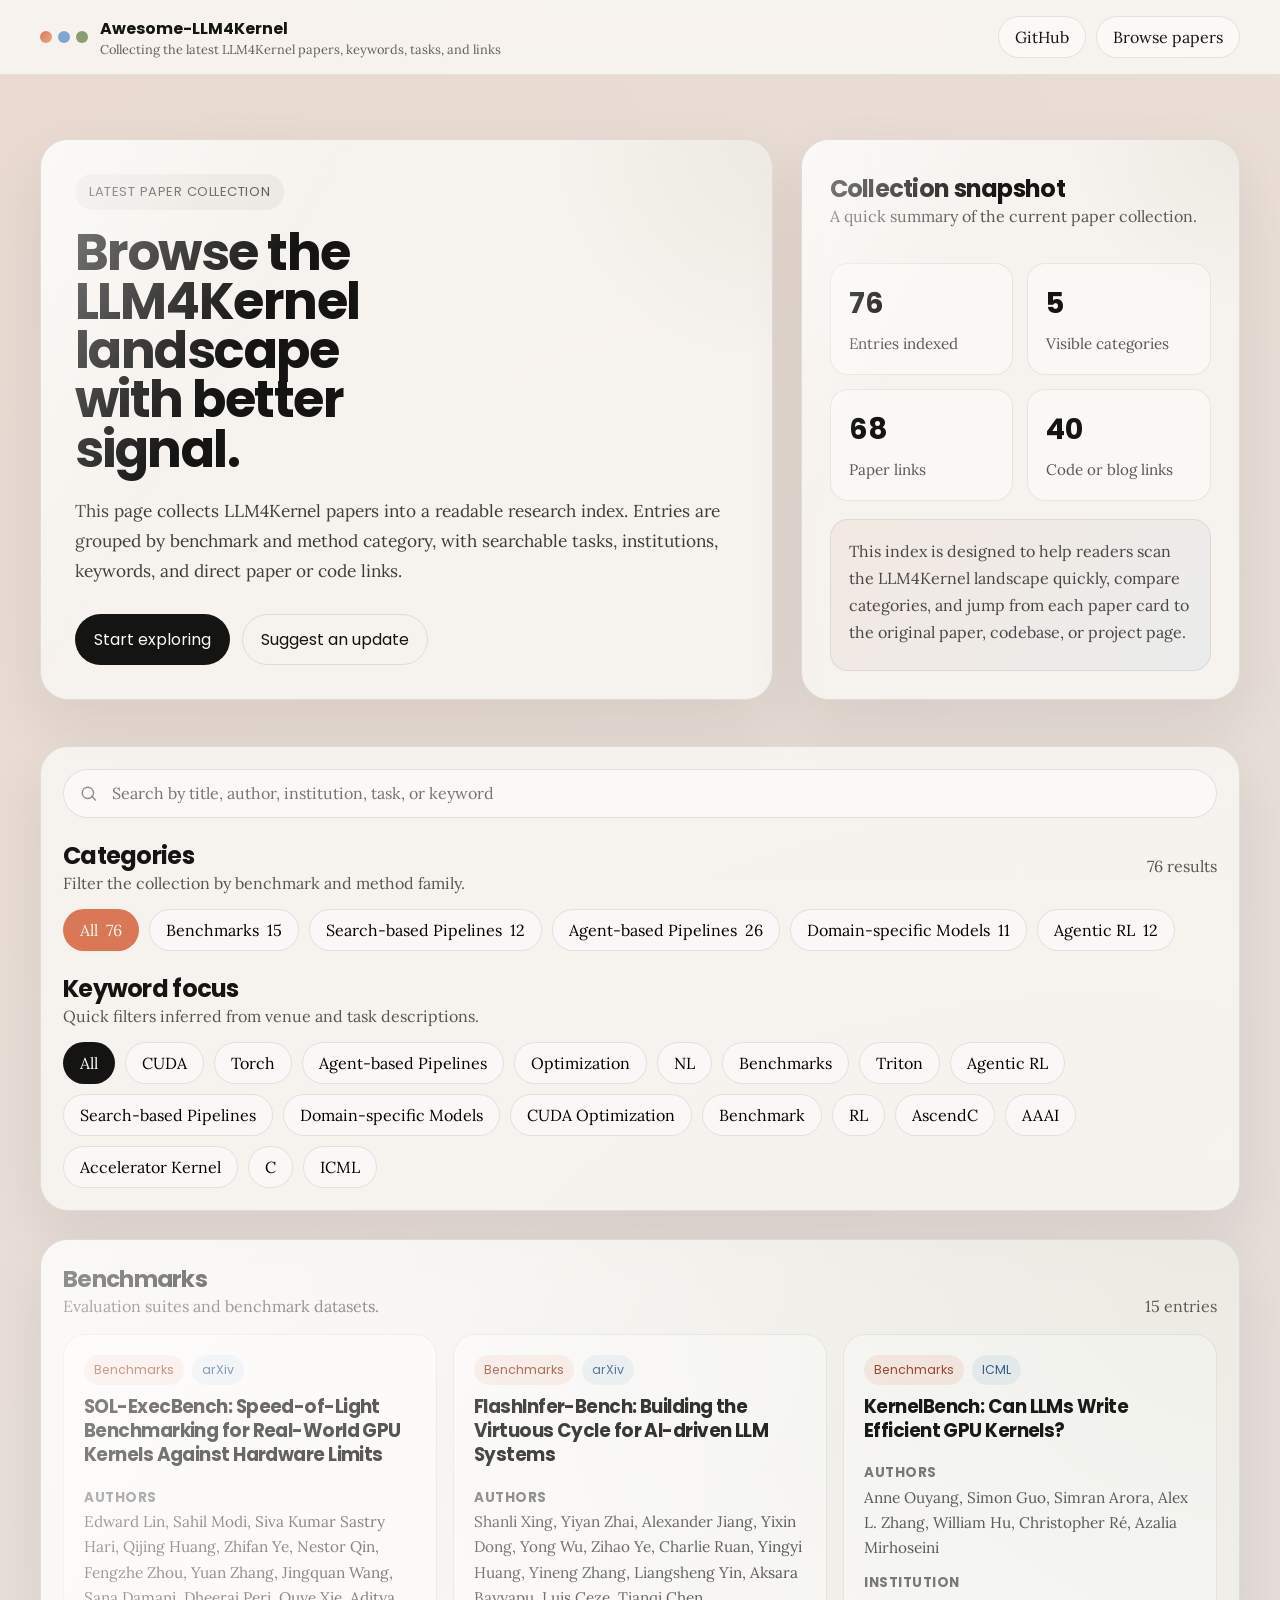
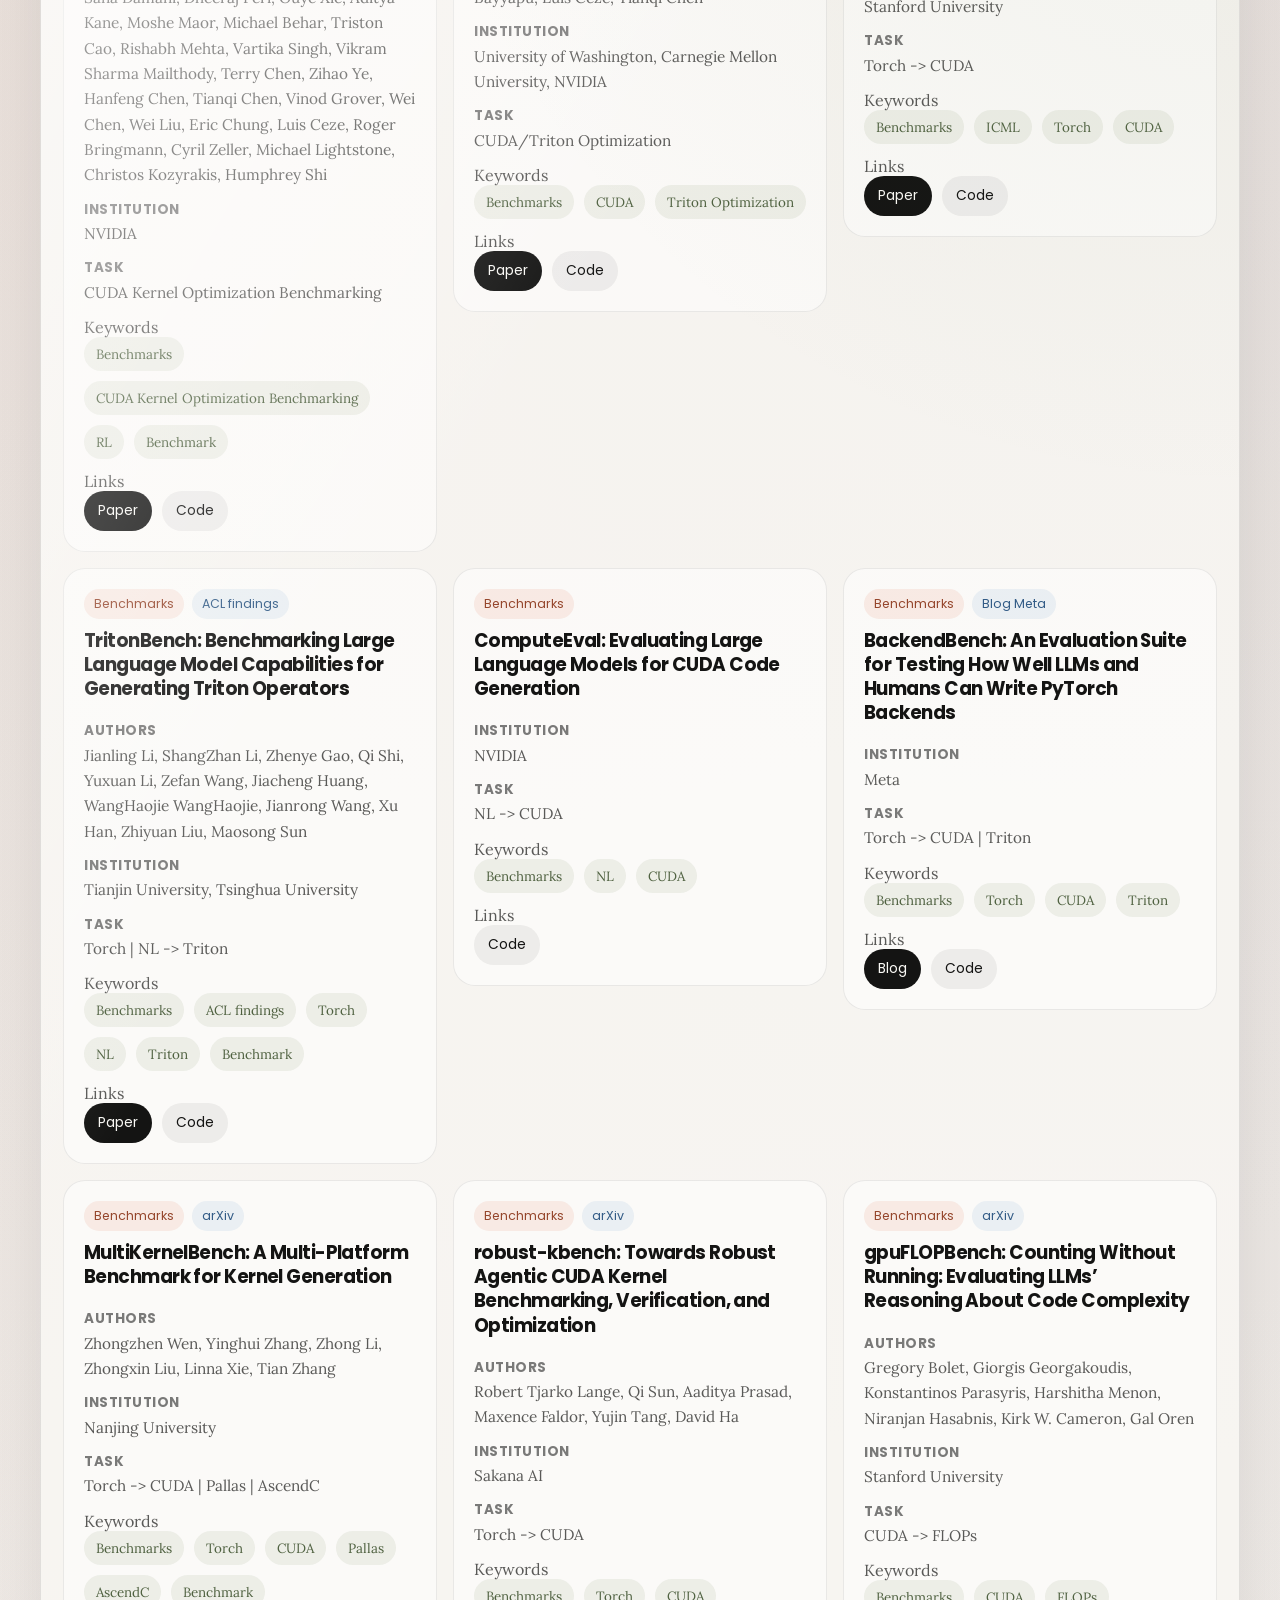
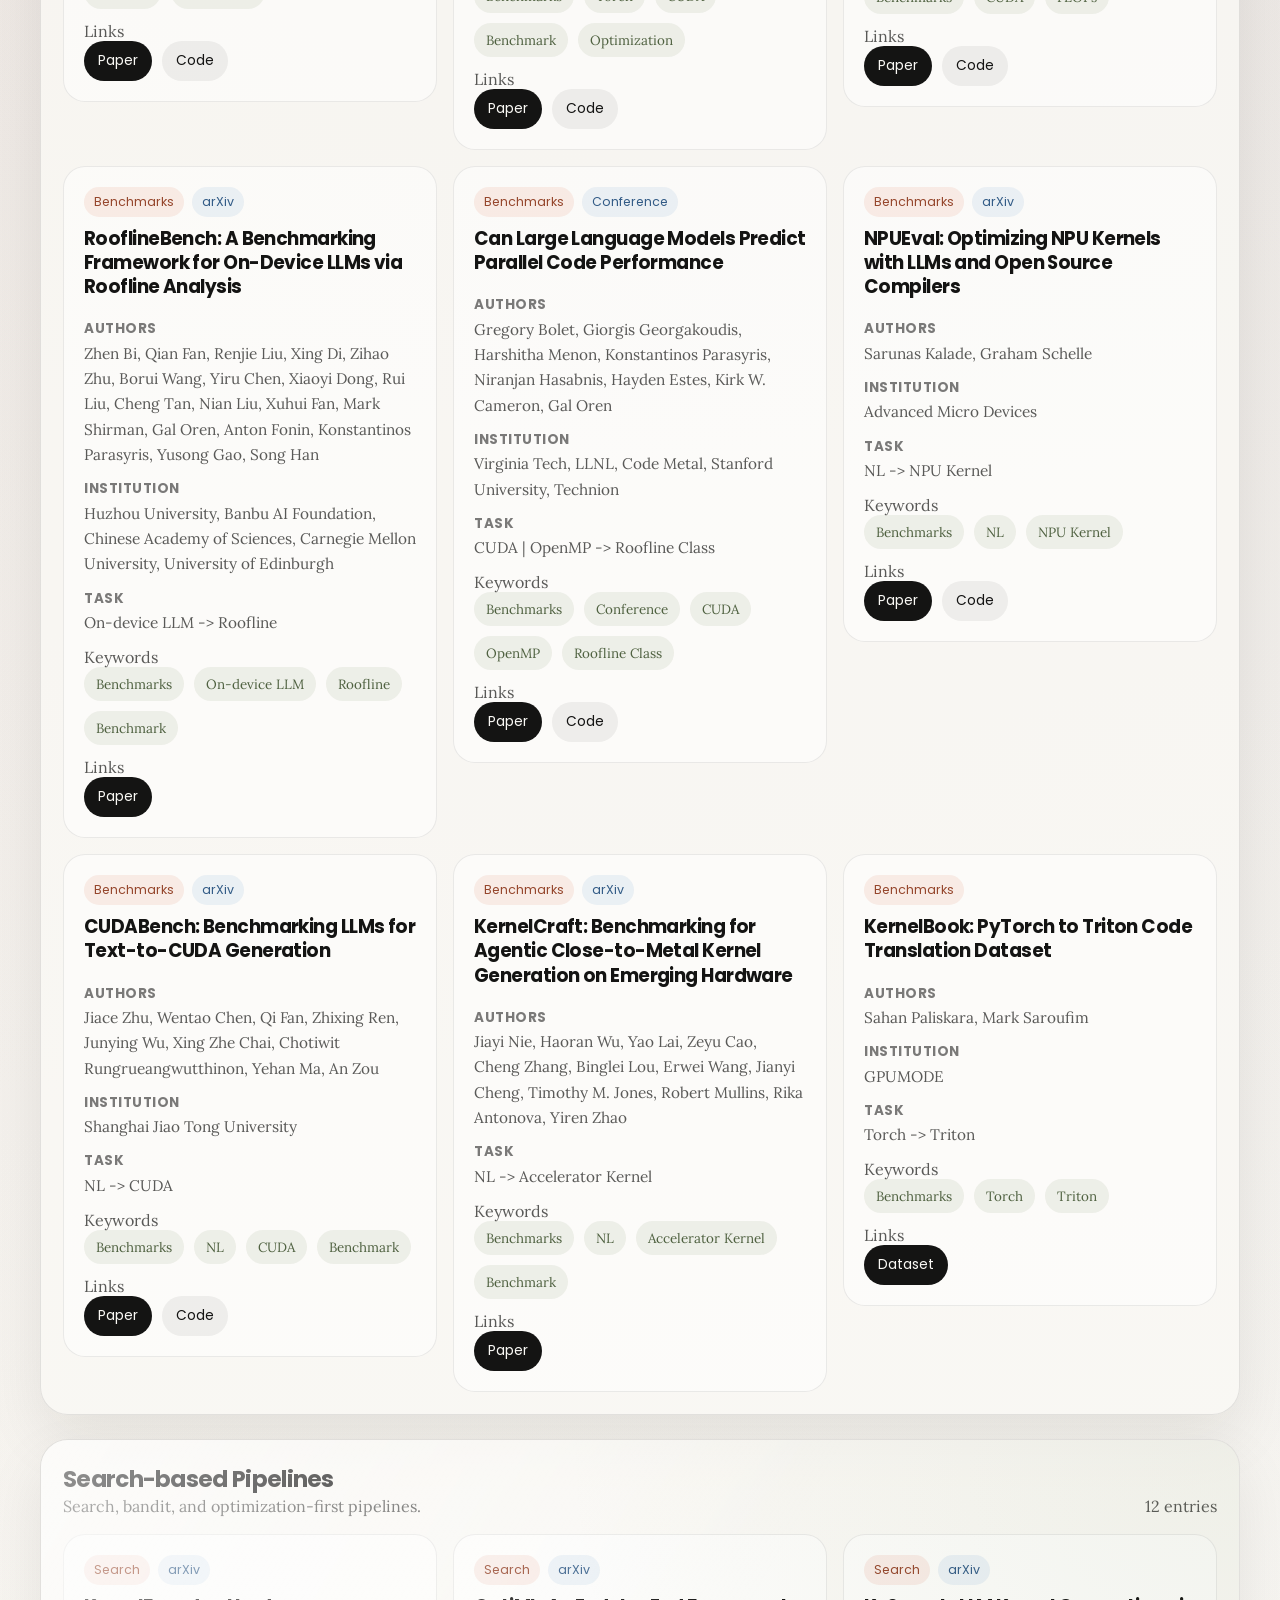
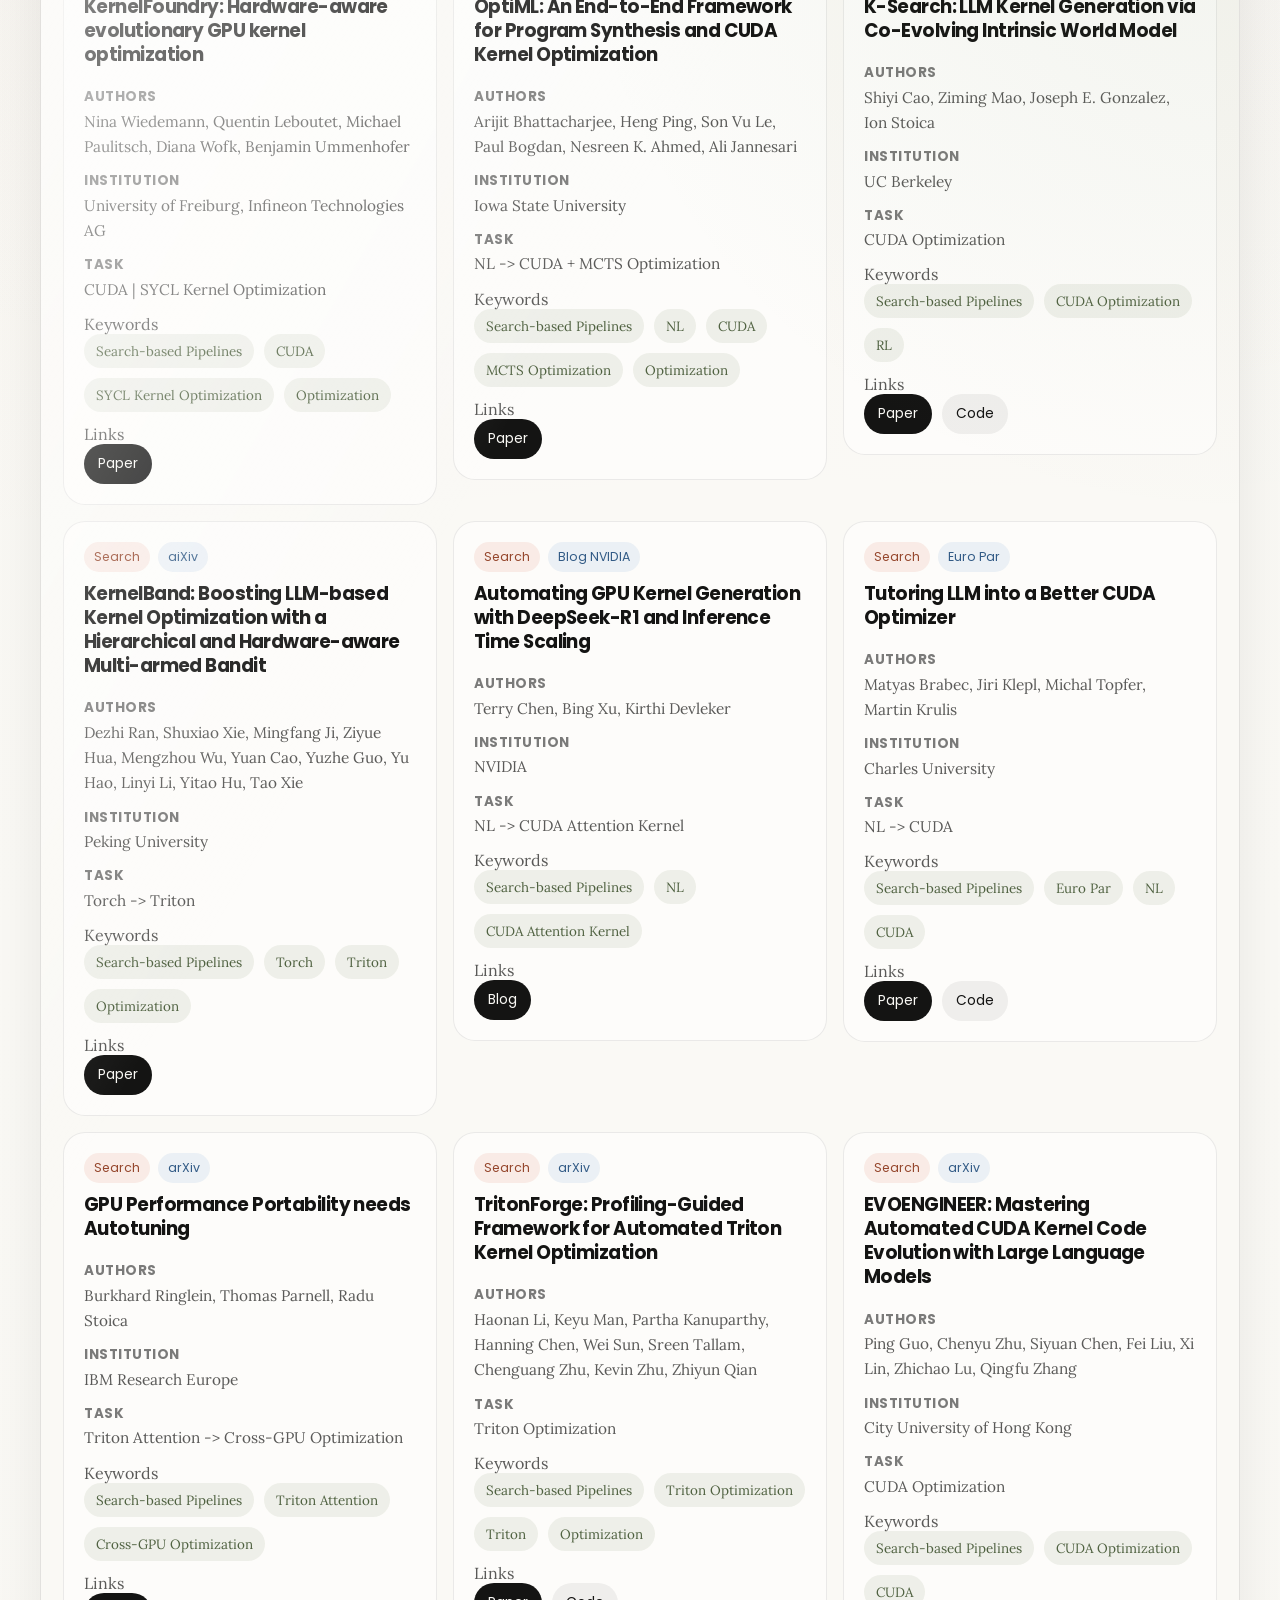
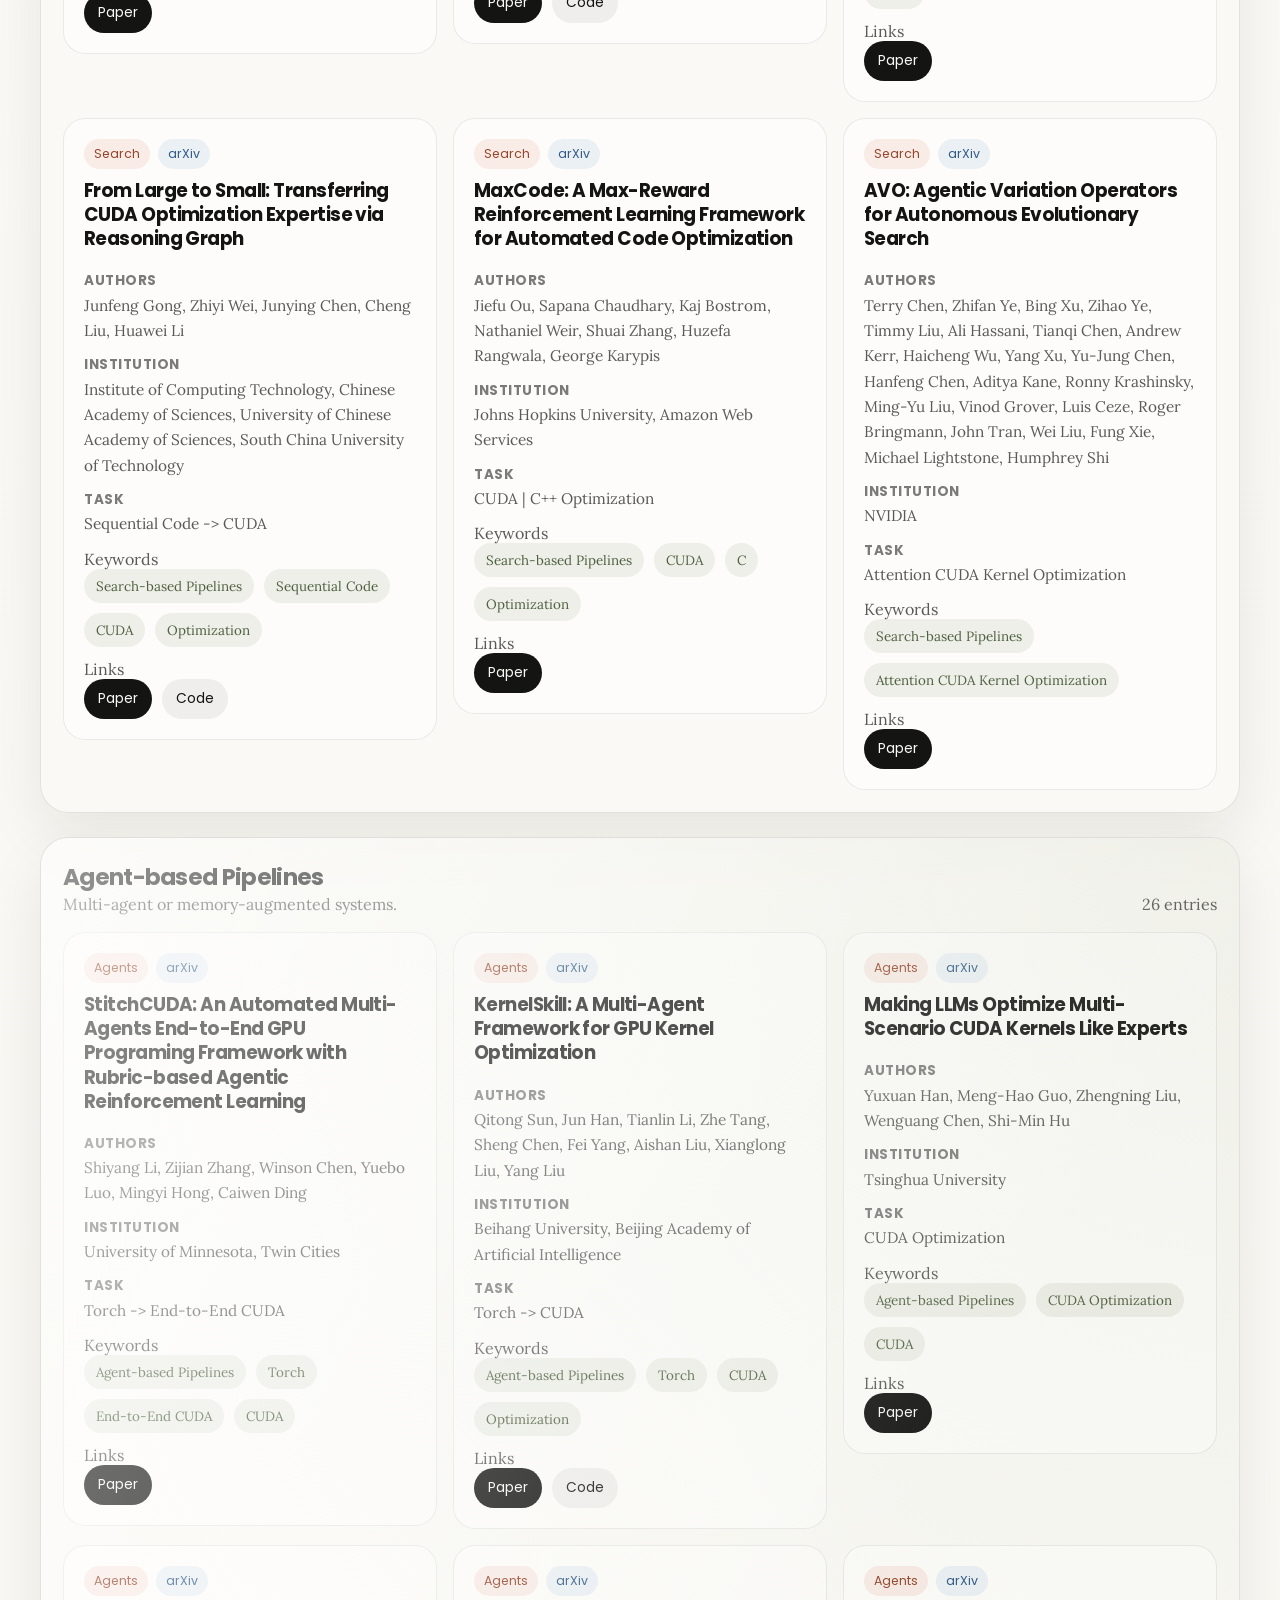
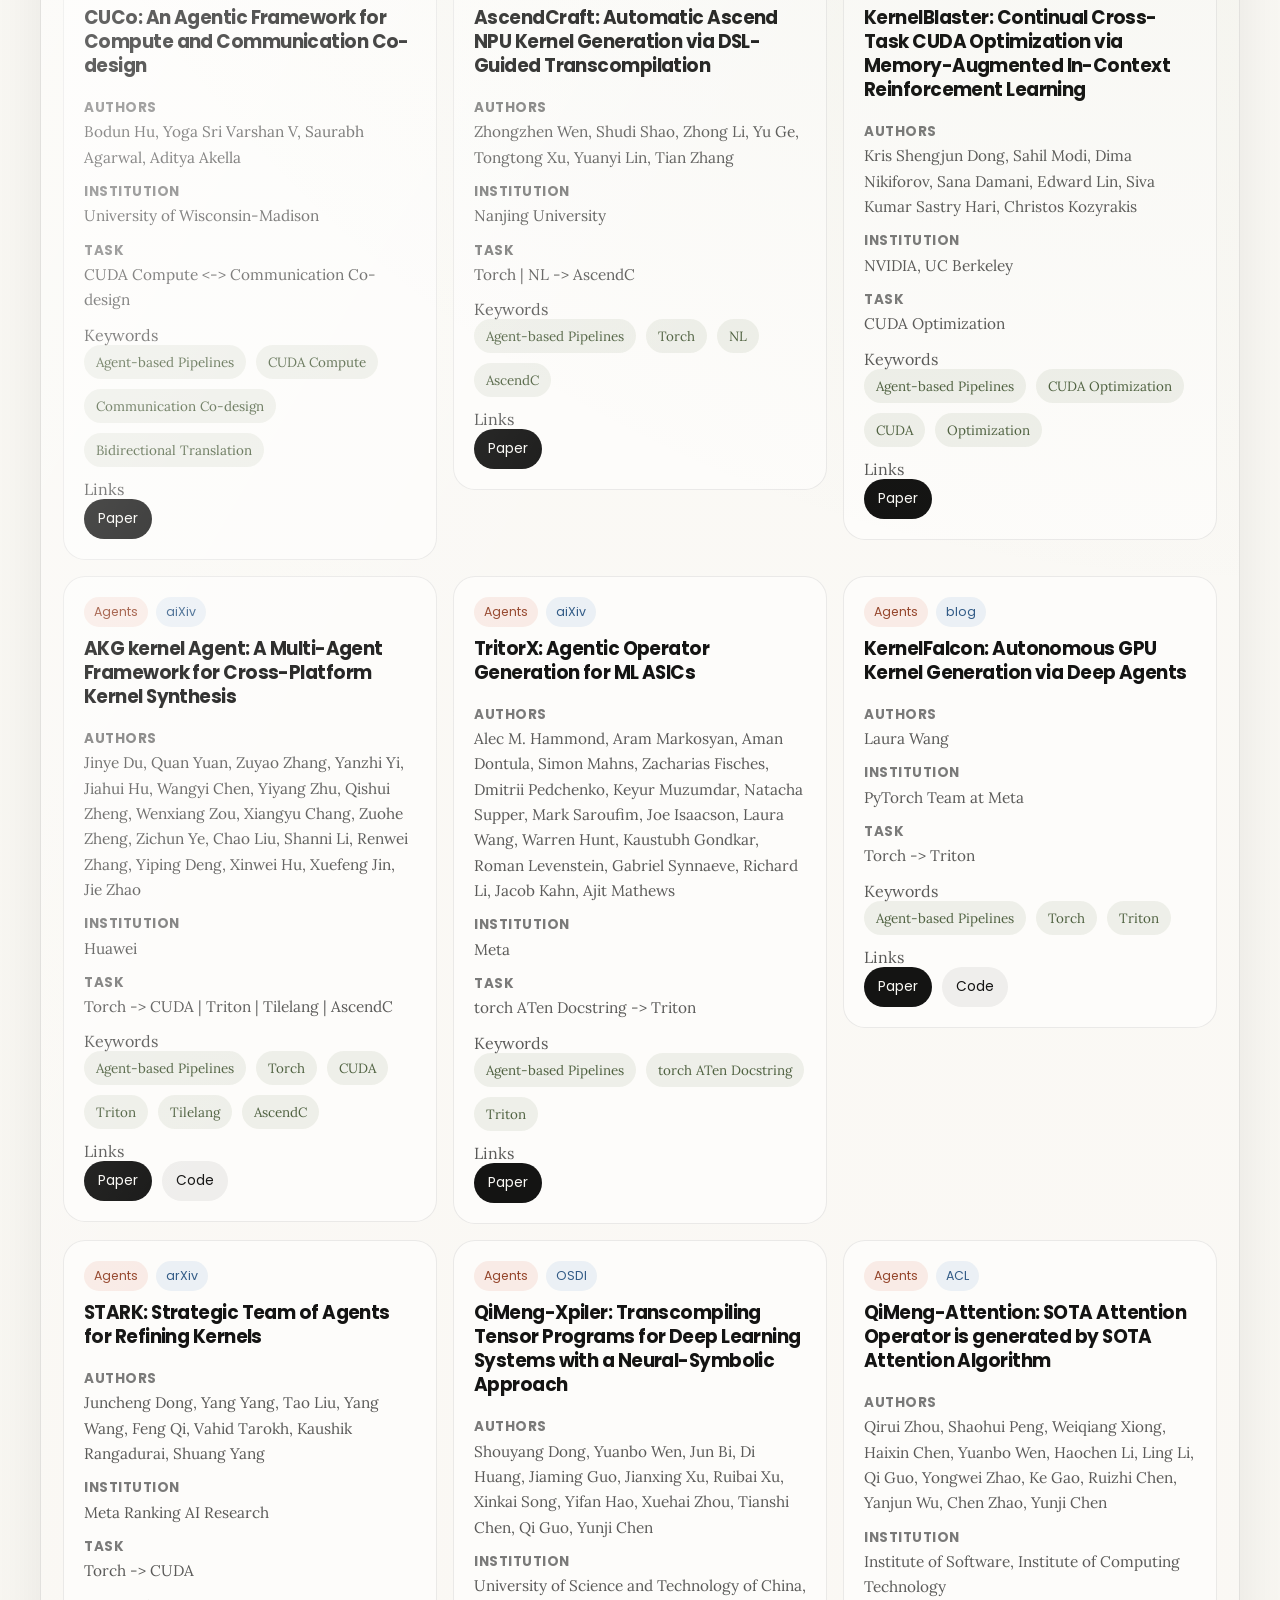
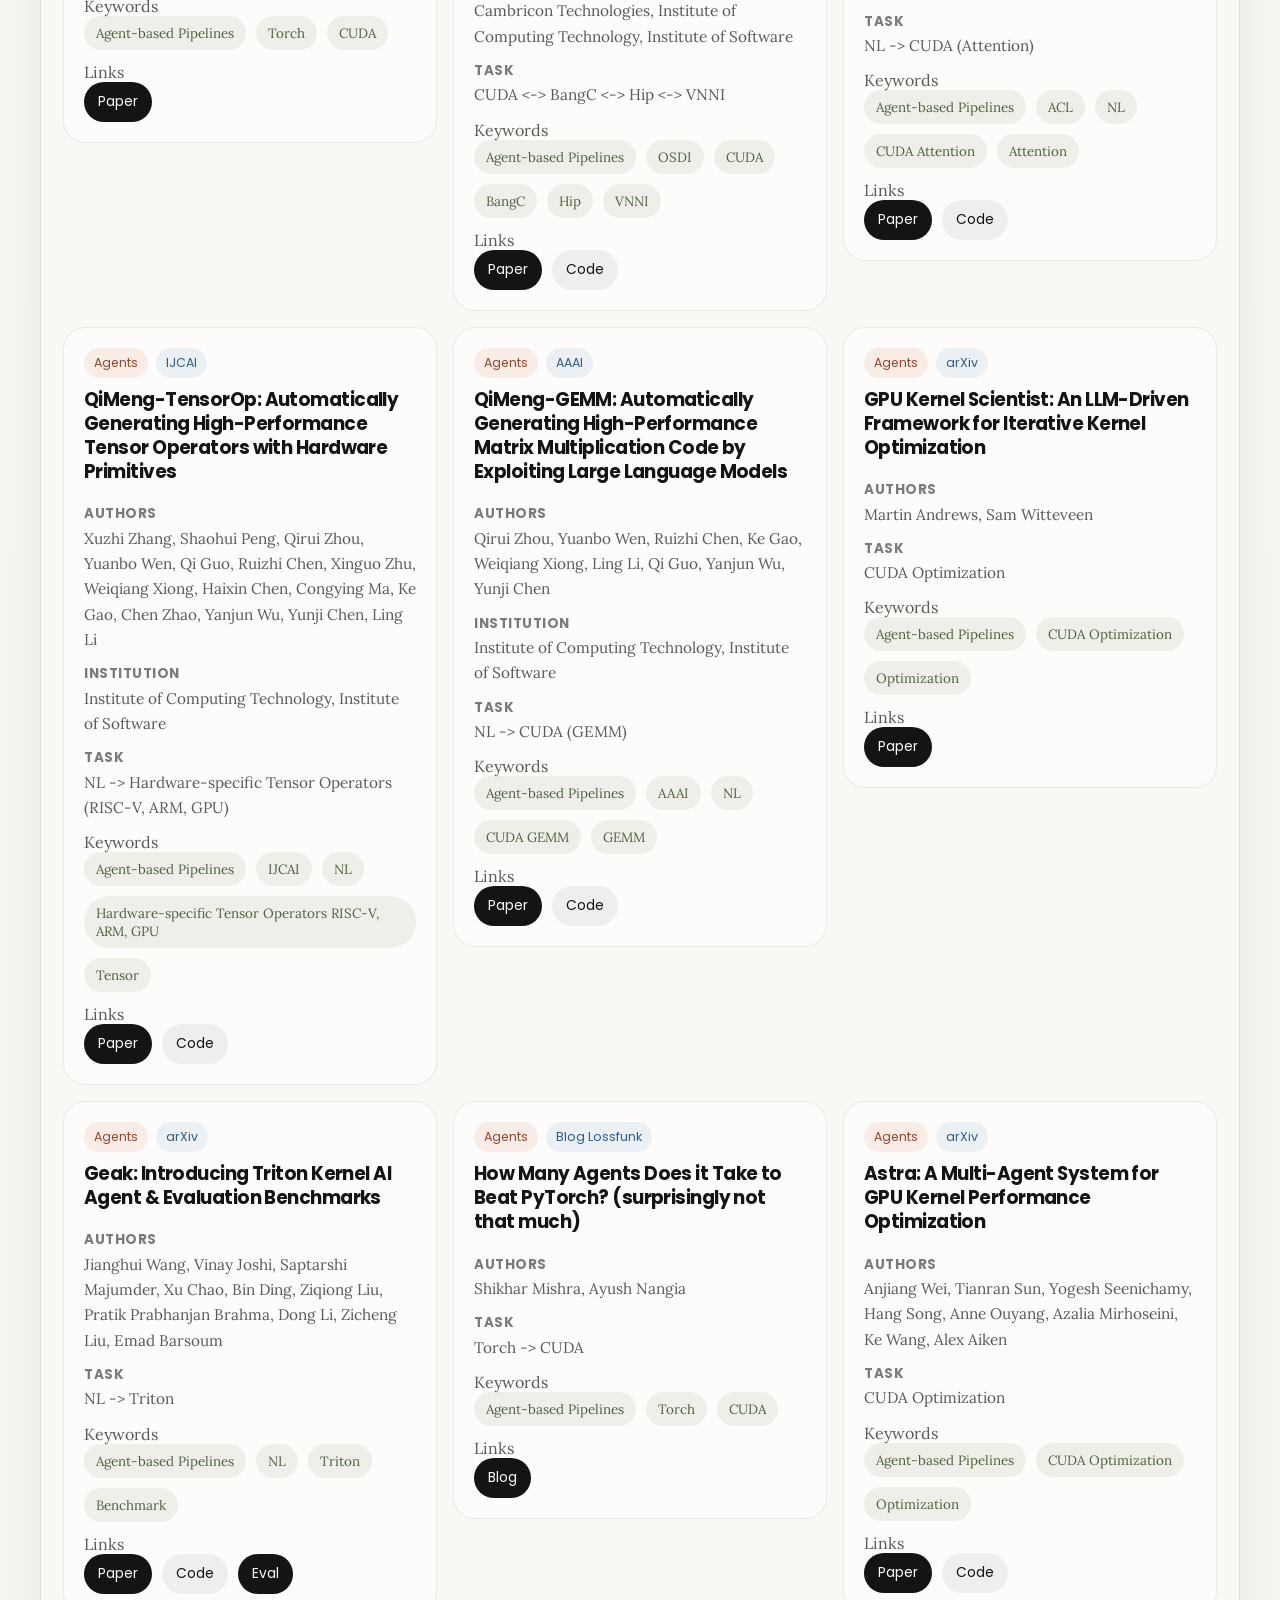
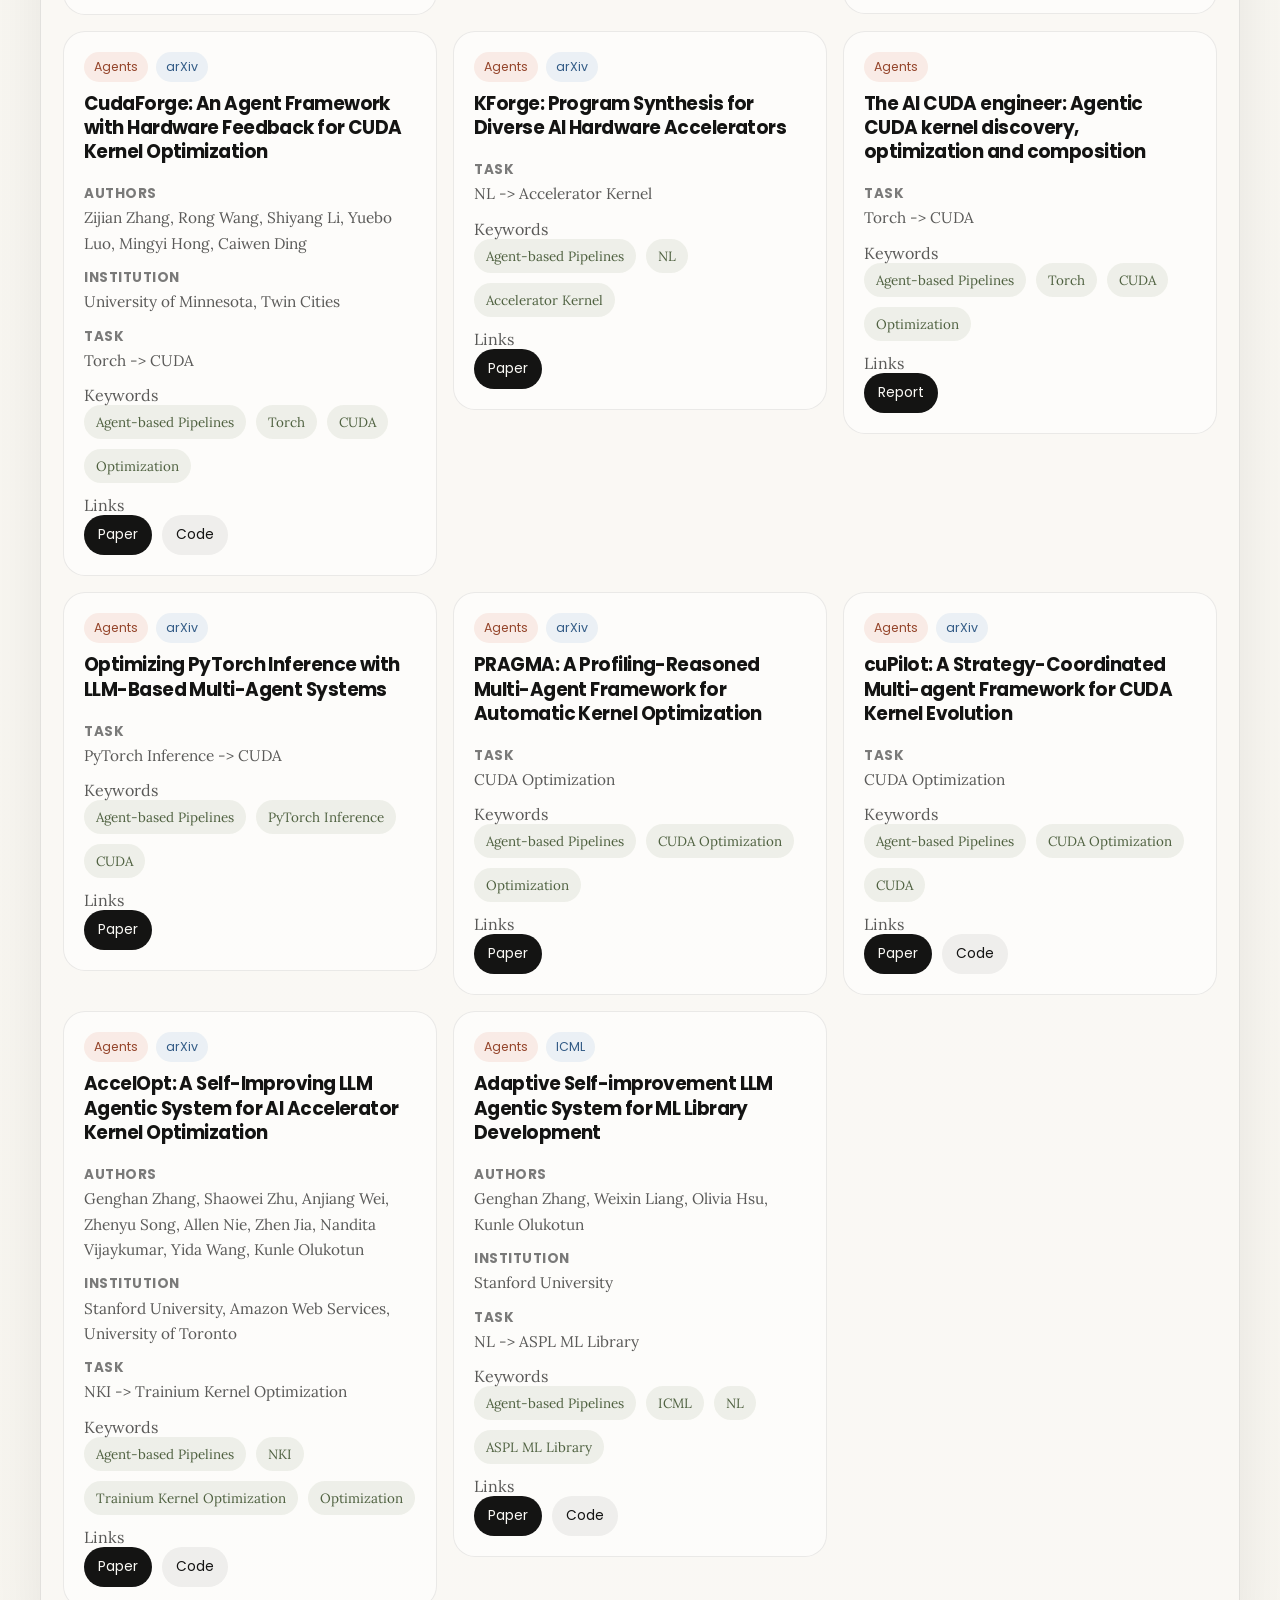
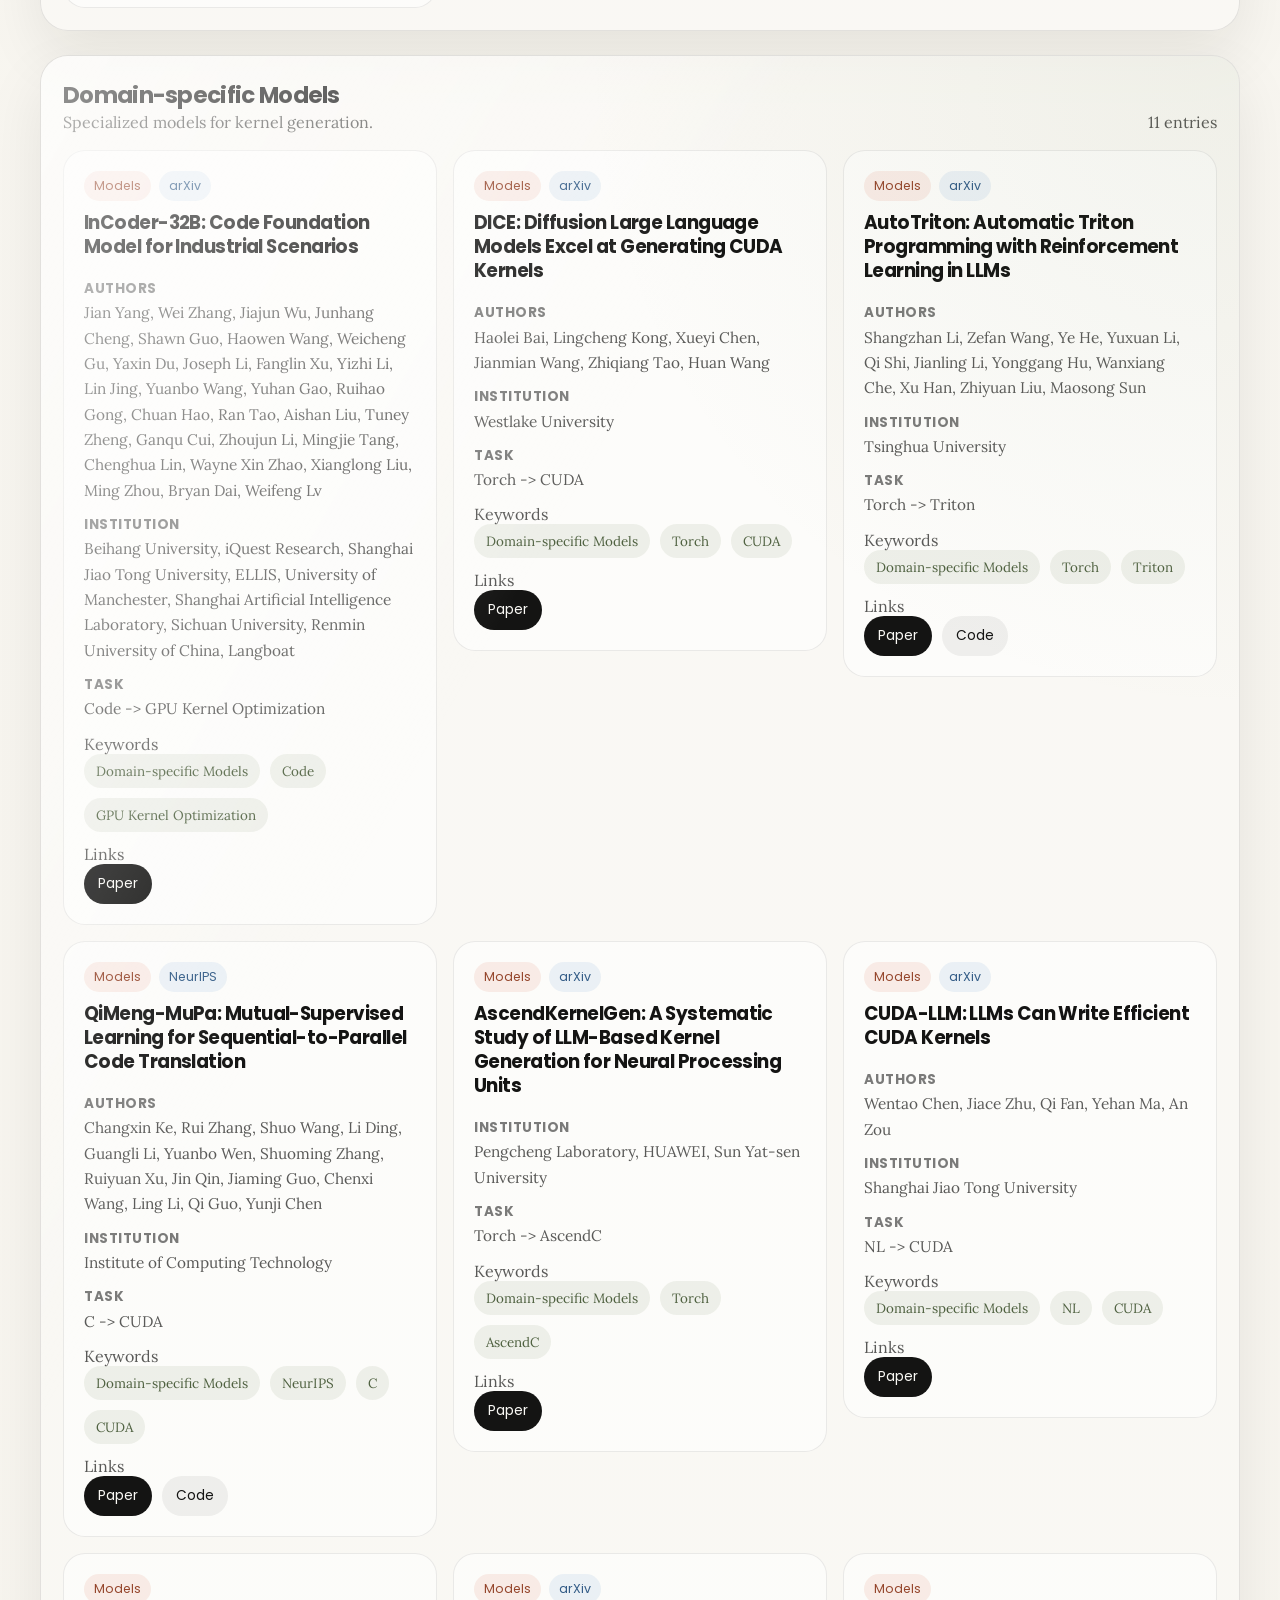
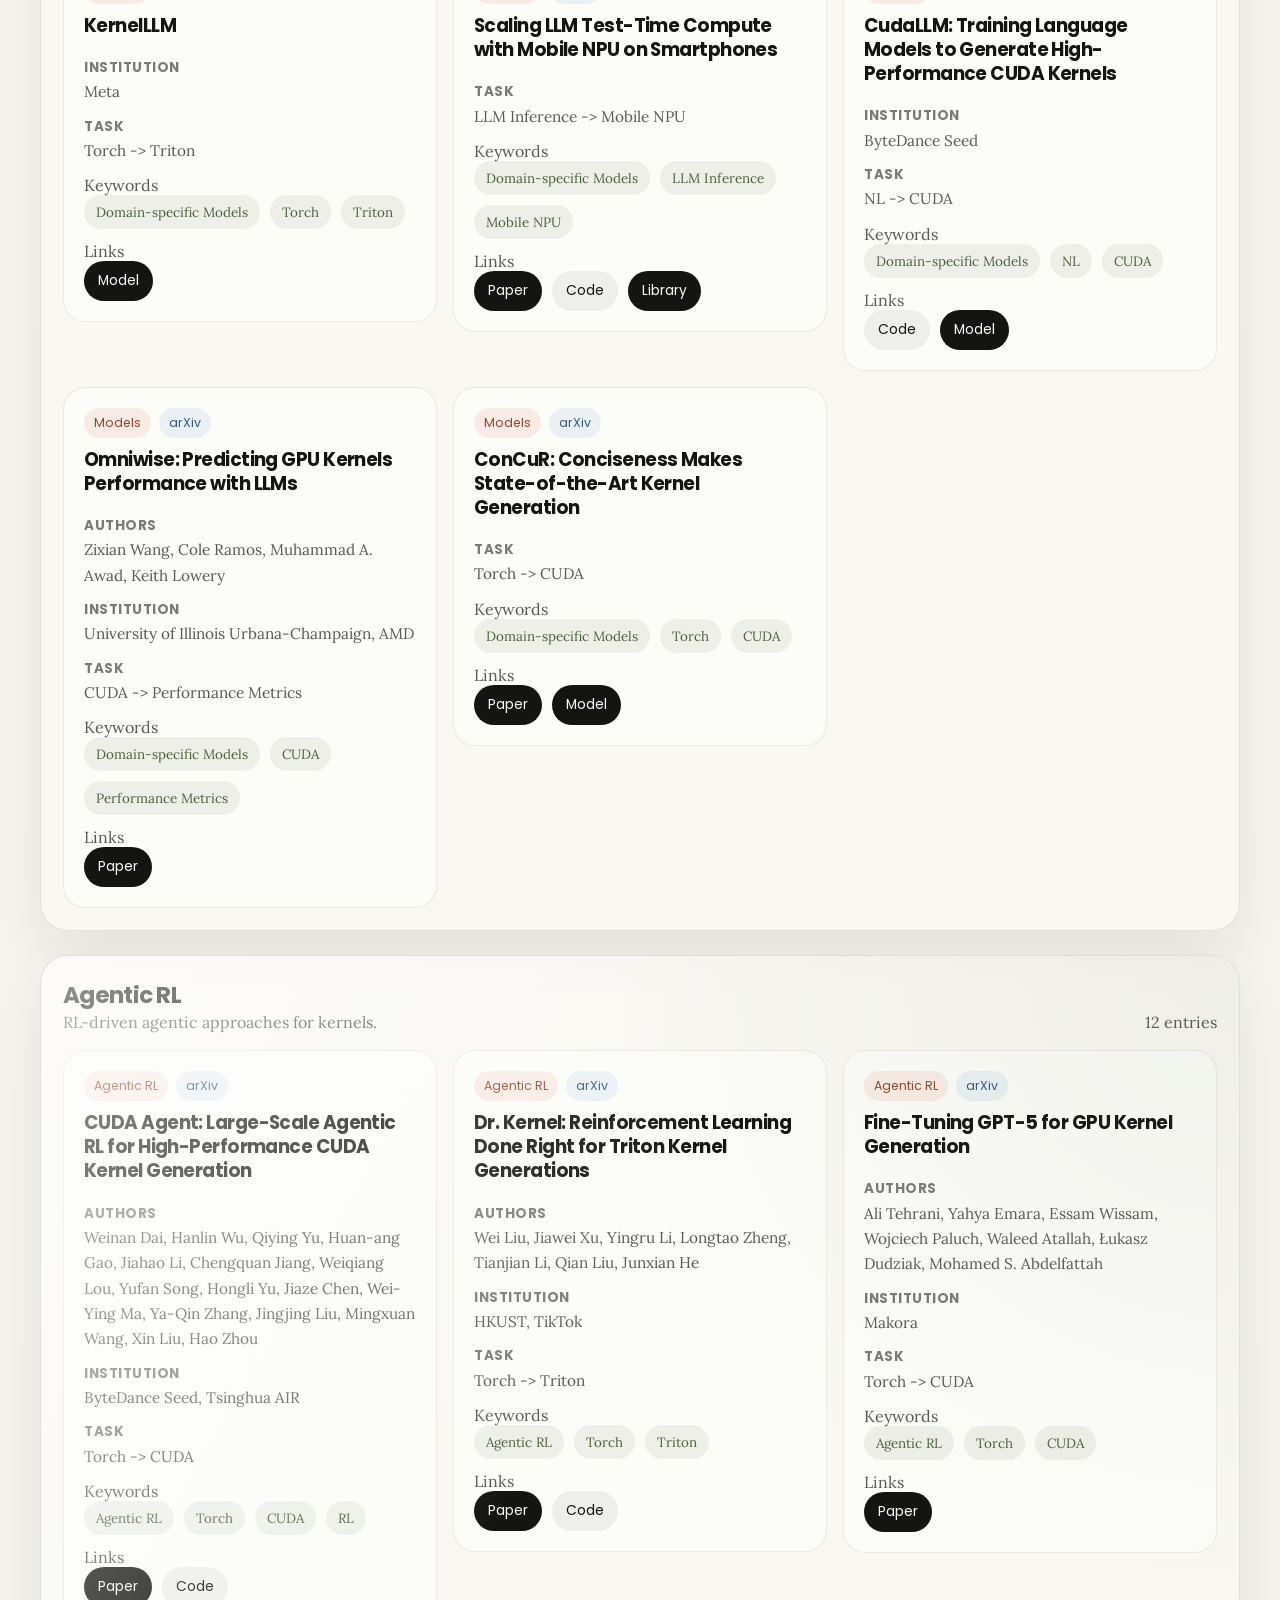
<file: index.html>
<!DOCTYPE html>
<html lang="en">
<head>
  <meta charset="UTF-8">
  <meta name="viewport" content="width=device-width, initial-scale=1.0">
  <title>Awesome-LLM4Kernel</title>
  <meta
    name="description"
    content="An index for browsing LLM4Kernel papers by category, keywords, task, and links."
  >
  <link rel="preconnect" href="https://fonts.googleapis.com">
  <link rel="preconnect" href="https://fonts.gstatic.com" crossorigin>
  <link
    href="https://fonts.googleapis.com/css2?family=Lora:wght@400;500;600&family=Poppins:wght@500;600;700&display=swap"
    rel="stylesheet"
  >
  <style>
    :root {
      --ink: #141413;
      --paper: #faf9f5;
      --stone: #e8e6dc;
      --muted: #b0aea5;
      --accent: #d97757;
      --accent-blue: #6a9bcc;
      --accent-green: #788c5d;
      --card: rgba(250, 249, 245, 0.78);
      --border: rgba(20, 20, 19, 0.1);
      --shadow: 0 24px 60px rgba(20, 20, 19, 0.08);
      --radius-lg: 28px;
      --radius-md: 18px;
      --radius-sm: 999px;
      --max-width: 1200px;
    }

    * {
      box-sizing: border-box;
    }

    html {
      scroll-behavior: smooth;
    }

    body {
      margin: 0;
      font-family: "Lora", Georgia, serif;
      color: var(--ink);
      background:
        radial-gradient(circle at top left, rgba(217, 119, 87, 0.16), transparent 30%),
        radial-gradient(circle at 85% 10%, rgba(106, 155, 204, 0.12), transparent 22%),
        linear-gradient(180deg, #f4f1e9 0%, var(--paper) 32%, #f6f3ec 100%);
    }

    a {
      color: inherit;
      text-decoration: none;
    }

    button,
    input {
      font: inherit;
    }

    .shell {
      width: min(calc(100% - 32px), var(--max-width));
      margin: 0 auto;
    }

    .topbar {
      position: sticky;
      top: 0;
      z-index: 10;
      backdrop-filter: blur(18px);
      background: rgba(250, 249, 245, 0.78);
      border-bottom: 1px solid rgba(20, 20, 19, 0.08);
    }

    .topbar-inner {
      display: flex;
      align-items: center;
      justify-content: space-between;
      gap: 16px;
      padding: 16px 0;
    }

    .brand {
      display: flex;
      align-items: center;
      gap: 12px;
      font-family: "Poppins", Arial, sans-serif;
    }

    .brand-mark {
      width: 12px;
      height: 12px;
      border-radius: 999px;
      background:
        linear-gradient(135deg, var(--accent), #e4ad84),
        var(--accent);
      box-shadow:
        18px 0 0 rgba(106, 155, 204, 0.85),
        36px 0 0 rgba(120, 140, 93, 0.85);
      margin-right: 36px;
    }

    .brand small {
      display: block;
      font-family: "Lora", Georgia, serif;
      font-size: 0.8rem;
      color: rgba(20, 20, 19, 0.66);
    }

    .top-links {
      display: flex;
      align-items: center;
      gap: 10px;
      flex-wrap: wrap;
    }

    .link-chip,
    .filter-chip,
    .keyword-chip {
      display: inline-flex;
      align-items: center;
      gap: 8px;
      border: 1px solid var(--border);
      background: rgba(255, 255, 255, 0.45);
      padding: 10px 16px;
      border-radius: var(--radius-sm);
      transition: transform 160ms ease, border-color 160ms ease, background 160ms ease;
      cursor: pointer;
    }

    .link-chip:hover,
    .filter-chip:hover,
    .keyword-chip:hover {
      transform: translateY(-1px);
      border-color: rgba(20, 20, 19, 0.22);
    }

    .hero {
      padding: 64px 0 28px;
      display: grid;
      grid-template-columns: minmax(0, 1.5fr) minmax(280px, 0.9fr);
      gap: 28px;
      align-items: stretch;
    }

    .hero-panel,
    .hero-aside,
    .controls,
    .paper-section,
    .empty-state {
      position: relative;
      border: 1px solid var(--border);
      background: var(--card);
      box-shadow: var(--shadow);
      border-radius: var(--radius-lg);
      overflow: hidden;
    }

    .hero-panel {
      padding: 34px;
    }

    .hero-panel::before,
    .hero-aside::before,
    .paper-section::before {
      content: "";
      position: absolute;
      inset: 0;
      background:
        linear-gradient(120deg, rgba(255, 255, 255, 0.55), transparent 30%),
        radial-gradient(circle at top right, rgba(120, 140, 93, 0.08), transparent 24%);
      pointer-events: none;
    }

    .eyebrow {
      display: inline-flex;
      align-items: center;
      gap: 8px;
      padding: 8px 14px;
      border-radius: var(--radius-sm);
      background: rgba(20, 20, 19, 0.05);
      color: rgba(20, 20, 19, 0.74);
      font-family: "Poppins", Arial, sans-serif;
      font-size: 0.82rem;
      letter-spacing: 0.04em;
      text-transform: uppercase;
    }

    h1,
    h2,
    h3 {
      margin: 0;
      font-family: "Poppins", Arial, sans-serif;
      letter-spacing: -0.03em;
    }

    h1 {
      margin-top: 18px;
      font-size: clamp(2.6rem, 4vw, 4.6rem);
      line-height: 0.96;
      max-width: 10ch;
    }

    .lead {
      margin: 22px 0 28px;
      font-size: 1.08rem;
      line-height: 1.75;
      max-width: 62ch;
      color: rgba(20, 20, 19, 0.82);
    }

    .hero-actions {
      display: flex;
      gap: 12px;
      flex-wrap: wrap;
    }

    .hero-action {
      padding: 12px 18px;
      border-radius: var(--radius-sm);
      font-family: "Poppins", Arial, sans-serif;
      border: 1px solid transparent;
    }

    .hero-action.primary {
      background: var(--ink);
      color: var(--paper);
    }

    .hero-action.secondary {
      background: transparent;
      border-color: var(--border);
    }

    .hero-aside {
      padding: 28px;
      display: grid;
      gap: 18px;
    }

    .stats-grid {
      display: grid;
      grid-template-columns: repeat(2, minmax(0, 1fr));
      gap: 14px;
    }

    .stat {
      padding: 18px;
      border-radius: var(--radius-md);
      background: rgba(255, 255, 255, 0.42);
      border: 1px solid rgba(20, 20, 19, 0.08);
    }

    .stat strong {
      display: block;
      font-family: "Poppins", Arial, sans-serif;
      font-size: 1.8rem;
      margin-bottom: 8px;
    }

    .stat span {
      color: rgba(20, 20, 19, 0.7);
      font-size: 0.95rem;
    }

    .notes {
      padding: 18px;
      border-radius: var(--radius-md);
      background:
        linear-gradient(135deg, rgba(217, 119, 87, 0.08), rgba(106, 155, 204, 0.08));
      border: 1px solid rgba(20, 20, 19, 0.08);
      line-height: 1.7;
      color: rgba(20, 20, 19, 0.76);
    }

    .controls {
      margin: 18px 0 28px;
      padding: 22px;
      display: grid;
      gap: 20px;
    }

    .controls-row {
      display: flex;
      align-items: center;
      gap: 12px;
      flex-wrap: wrap;
    }

    .search {
      flex: 1 1 320px;
      display: flex;
      align-items: center;
      gap: 12px;
      background: rgba(255, 255, 255, 0.52);
      border: 1px solid var(--border);
      border-radius: var(--radius-sm);
      padding: 12px 16px;
    }

    .search svg {
      flex: none;
      color: rgba(20, 20, 19, 0.48);
    }

    .search input {
      flex: 1;
      border: 0;
      background: transparent;
      outline: 0;
      min-width: 0;
      -webkit-appearance: none;
      appearance: none;
      line-height: 1.3;
    }

    .section-title {
      display: flex;
      align-items: center;
      justify-content: space-between;
      gap: 12px;
      margin-bottom: 16px;
    }

    .section-title p,
    .paper-meta p,
    .card-subline,
    .footer-note {
      margin: 0;
      color: rgba(20, 20, 19, 0.7);
    }

    .filter-strip,
    .keyword-strip {
      display: flex;
      gap: 10px;
      flex-wrap: wrap;
    }

    .filter-chip.active,
    .keyword-chip.active {
      border-color: transparent;
      color: var(--paper);
      background: var(--ink);
    }

    .filter-chip[data-accent="orange"].active {
      background: var(--accent);
    }

    .filter-chip[data-accent="blue"].active {
      background: var(--accent-blue);
    }

    .filter-chip[data-accent="green"].active {
      background: var(--accent-green);
    }

    .paper-layout {
      display: grid;
      gap: 24px;
      padding-bottom: 56px;
    }

    .paper-section {
      padding: 22px;
    }

    .paper-section-header {
      display: flex;
      align-items: end;
      justify-content: space-between;
      gap: 16px;
      margin-bottom: 18px;
    }

    .paper-section-header h2 {
      font-size: clamp(1.35rem, 1.8vw, 1.85rem);
    }

    .paper-grid {
      display: grid;
      grid-template-columns: repeat(auto-fit, minmax(280px, 1fr));
      gap: 16px;
      align-items: start;
    }

    .paper-card {
      display: flex;
      flex-direction: column;
      gap: 16px;
      padding: 20px;
      border-radius: 22px;
      background: rgba(255, 255, 255, 0.52);
      border: 1px solid rgba(20, 20, 19, 0.08);
      transition: transform 180ms ease, box-shadow 180ms ease, border-color 180ms ease;
    }

    .paper-card:hover {
      transform: translateY(-4px);
      box-shadow: 0 16px 40px rgba(20, 20, 19, 0.08);
      border-color: rgba(20, 20, 19, 0.16);
    }

    .card-head {
      display: grid;
      gap: 10px;
    }

    .card-tagline {
      display: flex;
      gap: 8px;
      flex-wrap: wrap;
    }

    .mini-tag {
      display: inline-flex;
      align-items: center;
      padding: 6px 10px;
      border-radius: var(--radius-sm);
      font-size: 0.78rem;
      font-family: "Poppins", Arial, sans-serif;
      background: rgba(20, 20, 19, 0.06);
      color: rgba(20, 20, 19, 0.72);
    }

    .mini-tag.category {
      background: rgba(217, 119, 87, 0.12);
      color: #95462c;
    }

    .mini-tag.venue {
      background: rgba(106, 155, 204, 0.12);
      color: #325b86;
    }

    .paper-card h3 {
      font-size: 1.16rem;
      line-height: 1.3;
    }

    .card-body {
      display: grid;
      gap: 12px;
      align-content: start;
    }

    .paper-meta {
      display: grid;
      gap: 8px;
      font-size: 0.96rem;
      line-height: 1.65;
    }

    .paper-meta strong {
      font-family: "Poppins", Arial, sans-serif;
      font-size: 0.84rem;
      text-transform: uppercase;
      letter-spacing: 0.04em;
      color: rgba(20, 20, 19, 0.56);
    }

    .keyword-list,
    .link-list {
      display: flex;
      gap: 10px;
      flex-wrap: wrap;
    }

    .keyword {
      padding: 8px 12px;
      border-radius: var(--radius-sm);
      background: rgba(120, 140, 93, 0.11);
      color: #4f6140;
      font-size: 0.84rem;
    }

    .link-pill {
      display: inline-flex;
      align-items: center;
      gap: 8px;
      padding: 10px 14px;
      border-radius: var(--radius-sm);
      background: var(--ink);
      color: var(--paper);
      font-family: "Poppins", Arial, sans-serif;
      font-size: 0.86rem;
    }

    .link-pill.secondary {
      background: rgba(20, 20, 19, 0.06);
      color: var(--ink);
    }

    .empty-state {
      display: none;
      padding: 38px 26px;
      margin-bottom: 56px;
      text-align: center;
    }

    .empty-state.show {
      display: block;
    }

    footer {
      padding: 0 0 44px;
    }

    @media (max-width: 900px) {
      .hero {
        grid-template-columns: 1fr;
      }
    }

    @media (max-width: 640px) {
      .shell {
        width: min(calc(100% - 20px), var(--max-width));
      }

      .search {
        flex: none;
        width: 100%;
      }

      .topbar-inner,
      .controls-row,
      .paper-section-header,
      .section-title {
        align-items: start;
        flex-direction: column;
      }

      .hero-panel,
      .hero-aside,
      .controls,
      .paper-section,
      .empty-state {
        border-radius: 24px;
      }

      .stats-grid {
        grid-template-columns: 1fr 1fr;
      }
    }
  </style>
</head>
<body>
  <header class="topbar">
    <div class="shell topbar-inner">
      <div class="brand">
        <span class="brand-mark" aria-hidden="true"></span>
        <div>
          <strong>Awesome-LLM4Kernel</strong>
          <small>Collecting the latest LLM4Kernel papers, keywords, tasks, and links</small>
        </div>
      </div>
      <nav class="top-links" aria-label="Quick links">
        <a class="link-chip" href="https://github.com/kcxain/Awesome-LLM4Kernel" target="_blank" rel="noreferrer">GitHub</a>
        <a class="link-chip" href="#papers">Browse papers</a>
      </nav>
    </div>
  </header>

  <main class="shell">
    <section class="hero">
      <article class="hero-panel">
        <div class="eyebrow">Latest paper collection</div>
        <h1>Browse the LLM4Kernel landscape with better signal.</h1>
        <p class="lead">
          This page collects LLM4Kernel papers into a readable research index. Entries are grouped by benchmark
          and method category, with searchable tasks, institutions, keywords, and direct paper or code links.
        </p>
        <div class="hero-actions">
          <a class="hero-action primary" href="#papers">Start exploring</a>
          <a class="hero-action secondary" href="https://github.com/kcxain/Awesome-LLM4Kernel/issues/new" target="_blank" rel="noreferrer">Suggest an update</a>
        </div>
      </article>

      <aside class="hero-aside">
        <div class="section-title">
          <div>
            <h2>Collection snapshot</h2>
            <p>A quick summary of the current paper collection.</p>
          </div>
        </div>
        <div class="stats-grid" id="stats-grid">
          <div class="stat"><strong id="stat-papers">0</strong><span>Entries indexed</span></div>
          <div class="stat"><strong id="stat-categories">0</strong><span>Visible categories</span></div>
          <div class="stat"><strong id="stat-papers-link">0</strong><span>Paper links</span></div>
          <div class="stat"><strong id="stat-code-link">0</strong><span>Code or blog links</span></div>
        </div>
        <div class="notes">
          This index is designed to help readers scan the LLM4Kernel landscape quickly, compare categories,
          and jump from each paper card to the original paper, codebase, or project page.
        </div>
      </aside>
    </section>

    <section class="controls" id="papers">
      <div class="controls-row">
        <label class="search" for="search-input">
          <svg width="18" height="18" viewBox="0 0 24 24" fill="none" aria-hidden="true">
            <path d="M10.5 18a7.5 7.5 0 1 1 0-15 7.5 7.5 0 0 1 0 15Zm10 2-5.2-5.2" stroke="currentColor" stroke-width="1.8" stroke-linecap="round"/>
          </svg>
          <input
            id="search-input"
            type="search"
            placeholder="Search by title, author, institution, task, or keyword"
            autocomplete="off"
          >
        </label>
      </div>

      <div>
        <div class="section-title">
          <div>
            <h2>Categories</h2>
            <p>Filter the collection by benchmark and method family.</p>
          </div>
          <p class="footer-note" id="result-count">0 results</p>
        </div>
        <div class="filter-strip" id="category-filters"></div>
      </div>

      <div>
        <div class="section-title">
          <div>
            <h2>Keyword focus</h2>
            <p>Quick filters inferred from venue and task descriptions.</p>
          </div>
        </div>
        <div class="keyword-strip" id="keyword-filters"></div>
      </div>
    </section>

    <section class="paper-layout" id="paper-layout" aria-live="polite"></section>

    <section class="empty-state" id="empty-state">
      <h2>No entries match the current filters.</h2>
      <p class="lead">Try a broader keyword, switch categories, or clear the search query.</p>
    </section>
  </main>

  <footer class="shell">
    <p class="footer-note">
      Copyright Changxin Ke, contact: <a href="mailto:kcxain@gmail.com">kcxain@gmail.com</a>
    </p>
  </footer>

  <script>
    const CATEGORY_META = {
      All: { accent: "orange", description: "Everything in the collection." },
      Benchmarks: { accent: "orange", description: "Evaluation suites and benchmark datasets." },
      "Search-based Pipelines": { accent: "blue", description: "Search, bandit, and optimization-first pipelines." },
      "Agent-based Pipelines": { accent: "green", description: "Multi-agent or memory-augmented systems." },
      "Domain-specific Models": { accent: "blue", description: "Specialized models for kernel generation." },
      "Agentic RL": { accent: "orange", description: "RL-driven agentic approaches for kernels." }
    };

    const state = {
      papers: [],
      query: "",
      category: "All",
      keyword: "All"
    };

    const refs = {
      layout: document.getElementById("paper-layout"),
      emptyState: document.getElementById("empty-state"),
      searchInput: document.getElementById("search-input"),
      categoryFilters: document.getElementById("category-filters"),
      keywordFilters: document.getElementById("keyword-filters"),
      resultCount: document.getElementById("result-count"),
      statPapers: document.getElementById("stat-papers"),
      statCategories: document.getElementById("stat-categories"),
      statPaperLink: document.getElementById("stat-papers-link"),
      statCodeLink: document.getElementById("stat-code-link")
    };

    init();

    async function init() {
      bindEvents();
      try {
        const response = await fetch("./README.md", { cache: "no-store" });
        if (!response.ok) {
          throw new Error("Unable to load README.md");
        }
        const markdown = await response.text();
        state.papers = parseMarkdown(markdown);
        render();
      } catch (error) {
        refs.layout.innerHTML = "";
        refs.emptyState.classList.add("show");
        refs.emptyState.innerHTML = [
          "<h2>Paper data could not be loaded.</h2>",
          "<p class=\"lead\">Refresh the page or check whether the paper list is available.</p>"
        ].join("");
      }
    }

    function bindEvents() {
      refs.searchInput.addEventListener("input", (event) => {
        state.query = event.target.value.trim().toLowerCase();
        render();
      });
    }

    function parseMarkdown(markdown) {
      const lines = markdown.replace(/\r/g, "").split("\n");
      const papers = [];
      let category = "";
      let entry = null;

      function finalizeEntry() {
        if (!entry || !entry.headerParts.length) {
          entry = null;
          return;
        }

        const header = entry.headerParts.join(" ").replace(/\s+/g, " ").trim();
        const titleMatch = header.match(/\*\*(.*?)\*\*/);
        const title = titleMatch ? titleMatch[1].trim() : header.replace(/^-+\s*/, "").trim();
        const links = extractLinks(header);
        const venue = deriveVenue(links);
        const normalizedCategory = normalizeCategory(entry.category);
        const keywords = deriveKeywords({
          category: normalizedCategory,
          task: entry.task,
          venue,
          title
        });

        papers.push({
          title,
          authors: entry.authors,
          institution: entry.institution,
          task: entry.task,
          links,
          venue,
          category: normalizedCategory,
          keywords
        });

        entry = null;
      }

      for (const rawLine of lines) {
        const trimmed = rawLine.trim();

        if (/^##\s+/.test(trimmed)) {
          if (trimmed.includes("Benchmarks")) {
            finalizeEntry();
            category = "Benchmarks";
            continue;
          }

          if (trimmed.includes("Method")) {
            finalizeEntry();
            continue;
          }

          if (trimmed.includes("Contribution") || trimmed.includes("Citation")) {
            finalizeEntry();
            break;
          }
        }

        if (/^###\s+/.test(trimmed)) {
          finalizeEntry();
          category = trimmed.replace(/^###\s+/, "").trim();
          continue;
        }

        if (!isTargetCategory(category)) {
          continue;
        }

        if (/^\s*-\s+\*\*Institution:\*\*/.test(rawLine)) {
          if (entry) {
            entry.institution = trimmed.replace(/^-+\s+\*\*Institution:\*\*\s*/, "").trim();
          }
          continue;
        }

        if (/^\s*-\s+\*\*Task:\*\*/.test(rawLine)) {
          if (entry) {
            entry.task = trimmed.replace(/^-+\s+\*\*Task:\*\*\s*/, "").trim();
          }
          continue;
        }

        if (/^\s*-\s+\*\*/.test(rawLine) && !trimmed.startsWith("- **Institution:**") && !trimmed.startsWith("- **Task:**")) {
          finalizeEntry();
          entry = {
            category,
            headerParts: [trimmed],
            authors: "",
            institution: "",
            task: ""
          };
          continue;
        }

        if (entry && trimmed.startsWith("[![")) {
          entry.headerParts.push(trimmed);
          continue;
        }

        if (entry && (/^\t-\s+/.test(rawLine) || /^ {2,}-\s+/.test(rawLine))) {
          if (!trimmed.startsWith("- **") && !entry.authors) {
            entry.authors = trimmed.replace(/^-+\s*/, "").trim();
          }
        }
      }

      finalizeEntry();
      return papers;
    }

    function isTargetCategory(category) {
      return [
        "Benchmarks",
        "Search-based piplines",
        "Agent-based pipelines",
        "Domain-specific Models",
        "Agentic RL"
      ].includes(category);
    }

    function normalizeCategory(category) {
      if (category === "Search-based piplines") {
        return "Search-based Pipelines";
      }
      if (category === "Agent-based pipelines") {
        return "Agent-based Pipelines";
      }
      return category;
    }

    function extractLinks(header) {
      const links = [];
      const pattern = /\[\!\[(.*?)\]\((.*?)\)\]\((.*?)\)/g;
      let match;
      while ((match = pattern.exec(header)) !== null) {
        links.push({
          label: match[1].trim(),
          badge: match[2].trim(),
          url: match[3].trim()
        });
      }
      return links;
    }

    function deriveVenue(links) {
      const paperLink = links.find((link) => link.label.toLowerCase() === "paper" || link.label.toLowerCase() === "blog");
      if (!paperLink || !paperLink.badge.includes("/badge/")) {
        return "";
      }

      const encoded = paperLink.badge.split("/badge/")[1] || "";
      const pieces = decodeURIComponent(encoded).split("-");
      if (pieces.length > 1) {
        pieces.pop();
      }
      while (pieces.length && /^\d+(\.\d+)?$/u.test(pieces[pieces.length - 1])) {
        pieces.pop();
      }
      return pieces.join(" ").replace(/_/g, " ").trim();
    }

    function deriveKeywords(entry) {
      const keywords = new Set([entry.category]);

      if (entry.venue && !isGenericVenue(entry.venue)) {
        keywords.add(entry.venue);
      }

      if (entry.task) {
        tokenizeTask(entry.task).forEach((token) => keywords.add(token));
        if (entry.task.includes("<->")) {
          keywords.add("Bidirectional Translation");
        }
      }

      const titleSignals = ["CUDA", "Triton", "AscendC", "RL", "Benchmark", "Optimization", "Attention", "GEMM", "Tensor"];
      for (const signal of titleSignals) {
        if (entry.title.toLowerCase().includes(signal.toLowerCase())) {
          keywords.add(signal);
        }
      }

      return Array.from(keywords).slice(0, 6);
    }

    function isGenericVenue(venue) {
      const normalized = venue.trim().toLowerCase();
      return normalized.startsWith("arxiv")
        || normalized.startsWith("aixiv")
        || normalized.startsWith("blog");
    }

    function tokenizeTask(task) {
      return task
        .replace(/<->/g, "|")
        .replace(/->/g, "|")
        .split(/\||\+|\//)
        .map((token) => token.replace(/[()<>]/g, "").replace(/\s+/g, " ").trim())
        .filter(Boolean);
    }

    function getFilteredPapers() {
      return state.papers.filter((paper) => {
        const matchesCategory = state.category === "All" || paper.category === state.category;
        const matchesKeyword = state.keyword === "All" || paper.keywords.includes(state.keyword);
        const haystack = [
          paper.title,
          paper.authors,
          paper.institution,
          paper.task,
          paper.category,
          paper.venue,
          paper.keywords.join(" ")
        ].join(" ").toLowerCase();
        const matchesQuery = !state.query || haystack.includes(state.query);
        return matchesCategory && matchesKeyword && matchesQuery;
      });
    }

    function getKeywordOptions() {
      const visiblePapers = state.category === "All"
        ? state.papers
        : state.papers.filter((paper) => paper.category === state.category);

      const counts = new Map();
      for (const paper of visiblePapers) {
        for (const keyword of paper.keywords) {
          counts.set(keyword, (counts.get(keyword) || 0) + 1);
        }
      }

      return Array.from(counts.entries())
        .sort((a, b) => b[1] - a[1] || a[0].localeCompare(b[0]))
        .slice(0, 18)
        .map(([keyword]) => keyword);
    }

    function buildCategoryFilters() {
      const counts = new Map([["All", state.papers.length]]);
      for (const paper of state.papers) {
        counts.set(paper.category, (counts.get(paper.category) || 0) + 1);
      }

      refs.categoryFilters.innerHTML = Array.from(counts.entries()).map(([category, count]) => {
        const meta = CATEGORY_META[category] || { accent: "orange" };
        const active = state.category === category ? "active" : "";
        return [
          "<button",
          " type=\"button\"",
          " class=\"filter-chip " + active + "\"",
          " data-category=\"" + escapeHtml(category) + "\"",
          " data-accent=\"" + meta.accent + "\"",
          ">",
          "<span>" + escapeHtml(category) + "</span>",
          "<span>" + count + "</span>",
          "</button>"
        ].join("");
      }).join("");

      refs.categoryFilters.querySelectorAll("[data-category]").forEach((button) => {
        button.addEventListener("click", () => {
          state.category = button.dataset.category;
          if (state.keyword !== "All" && !getKeywordOptions().includes(state.keyword)) {
            state.keyword = "All";
          }
          render();
        });
      });
    }

    function buildKeywordFilters() {
      const keywords = ["All"].concat(getKeywordOptions());
      refs.keywordFilters.innerHTML = keywords.map((keyword) => {
        const active = state.keyword === keyword ? "active" : "";
        return [
          "<button",
          " type=\"button\"",
          " class=\"keyword-chip " + active + "\"",
          " data-keyword=\"" + escapeHtml(keyword) + "\"",
          ">",
          escapeHtml(keyword),
          "</button>"
        ].join("");
      }).join("");

      refs.keywordFilters.querySelectorAll("[data-keyword]").forEach((button) => {
        button.addEventListener("click", () => {
          state.keyword = button.dataset.keyword;
          render();
        });
      });
    }

    function render() {
      buildCategoryFilters();
      buildKeywordFilters();

      const filtered = getFilteredPapers();
      const grouped = groupByCategory(filtered);

      refs.layout.innerHTML = Object.entries(grouped).map(([category, papers]) => {
        const meta = CATEGORY_META[category] || { description: "" };
        return [
          "<section class=\"paper-section\" id=\"" + slugify(category) + "\">",
          "<div class=\"paper-section-header\">",
          "<div>",
          "<h2>" + escapeHtml(category) + "</h2>",
          "<p class=\"card-subline\">" + escapeHtml(meta.description) + "</p>",
          "</div>",
          "<p class=\"footer-note\">" + papers.length + " entries</p>",
          "</div>",
          "<div class=\"paper-grid\">",
          papers.map(renderPaperCard).join(""),
          "</div>",
          "</section>"
        ].join("");
      }).join("");

      refs.emptyState.classList.toggle("show", filtered.length === 0);
      refs.resultCount.textContent = filtered.length + " results";
      updateStats(filtered);
    }

    function groupByCategory(papers) {
      const order = [
        "Benchmarks",
        "Search-based Pipelines",
        "Agent-based Pipelines",
        "Domain-specific Models",
        "Agentic RL"
      ];

      const grouped = {};
      for (const name of order) {
        const matches = papers.filter((paper) => paper.category === name);
        if (matches.length) {
          grouped[name] = matches;
        }
      }
      return grouped;
    }

    function renderPaperCard(paper) {
      const linkMarkup = paper.links.map((link) => {
        const secondary = link.label.toLowerCase() === "code" ? " secondary" : "";
        return [
          "<a class=\"link-pill" + secondary + "\" href=\"" + escapeAttribute(link.url) + "\" target=\"_blank\" rel=\"noreferrer\">",
          escapeHtml(link.label),
          "</a>"
        ].join("");
      }).join("");

      const extraTags = [];
      extraTags.push("<span class=\"mini-tag category\">" + escapeHtml(shortCategory(paper.category)) + "</span>");
      if (paper.venue) {
        extraTags.push("<span class=\"mini-tag venue\">" + escapeHtml(paper.venue) + "</span>");
      }

      return [
        "<article class=\"paper-card\">",
        "<div class=\"card-head\">",
        "<div class=\"card-tagline\">" + extraTags.join("") + "</div>",
        "<h3>" + escapeHtml(paper.title) + "</h3>",
        "</div>",
        "<div class=\"card-body\">",
        "<div class=\"paper-meta\">",
        paper.authors ? "<p><strong>Authors</strong><br>" + escapeHtml(paper.authors) + "</p>" : "",
        paper.institution ? "<p><strong>Institution</strong><br>" + escapeHtml(paper.institution) + "</p>" : "",
        paper.task ? "<p><strong>Task</strong><br>" + escapeHtml(paper.task) + "</p>" : "",
        "</div>",
        "<div>",
        "<p class=\"card-subline\">Keywords</p>",
        "<div class=\"keyword-list\">",
        paper.keywords.map((keyword) => "<span class=\"keyword\">" + escapeHtml(keyword) + "</span>").join(""),
        "</div>",
        "</div>",
        "<div>",
        "<p class=\"card-subline\">Links</p>",
        "<div class=\"link-list\">" + linkMarkup + "</div>",
        "</div>",
        "</div>",
        "</article>"
      ].join("");
    }

    function updateStats(filteredPapers) {
      refs.statPapers.textContent = filteredPapers.length;
      refs.statCategories.textContent = new Set(filteredPapers.map((paper) => paper.category)).size;
      refs.statPaperLink.textContent = filteredPapers.filter((paper) =>
        paper.links.some((link) => link.label.toLowerCase() === "paper")
      ).length;
      refs.statCodeLink.textContent = filteredPapers.filter((paper) =>
        paper.links.some((link) => ["code", "blog"].includes(link.label.toLowerCase()))
      ).length;
    }

    function shortCategory(category) {
      if (category === "Search-based Pipelines") return "Search";
      if (category === "Agent-based Pipelines") return "Agents";
      if (category === "Domain-specific Models") return "Models";
      return category;
    }

    function slugify(value) {
      return value.toLowerCase().replace(/[^a-z0-9]+/g, "-").replace(/(^-|-$)/g, "");
    }

    function escapeHtml(value) {
      return String(value)
        .replaceAll("&", "&amp;")
        .replaceAll("<", "&lt;")
        .replaceAll(">", "&gt;")
        .replaceAll("\"", "&quot;")
        .replaceAll("'", "&#39;");
    }

    function escapeAttribute(value) {
      return escapeHtml(value);
    }
  </script>
</body>
</html>
</file>
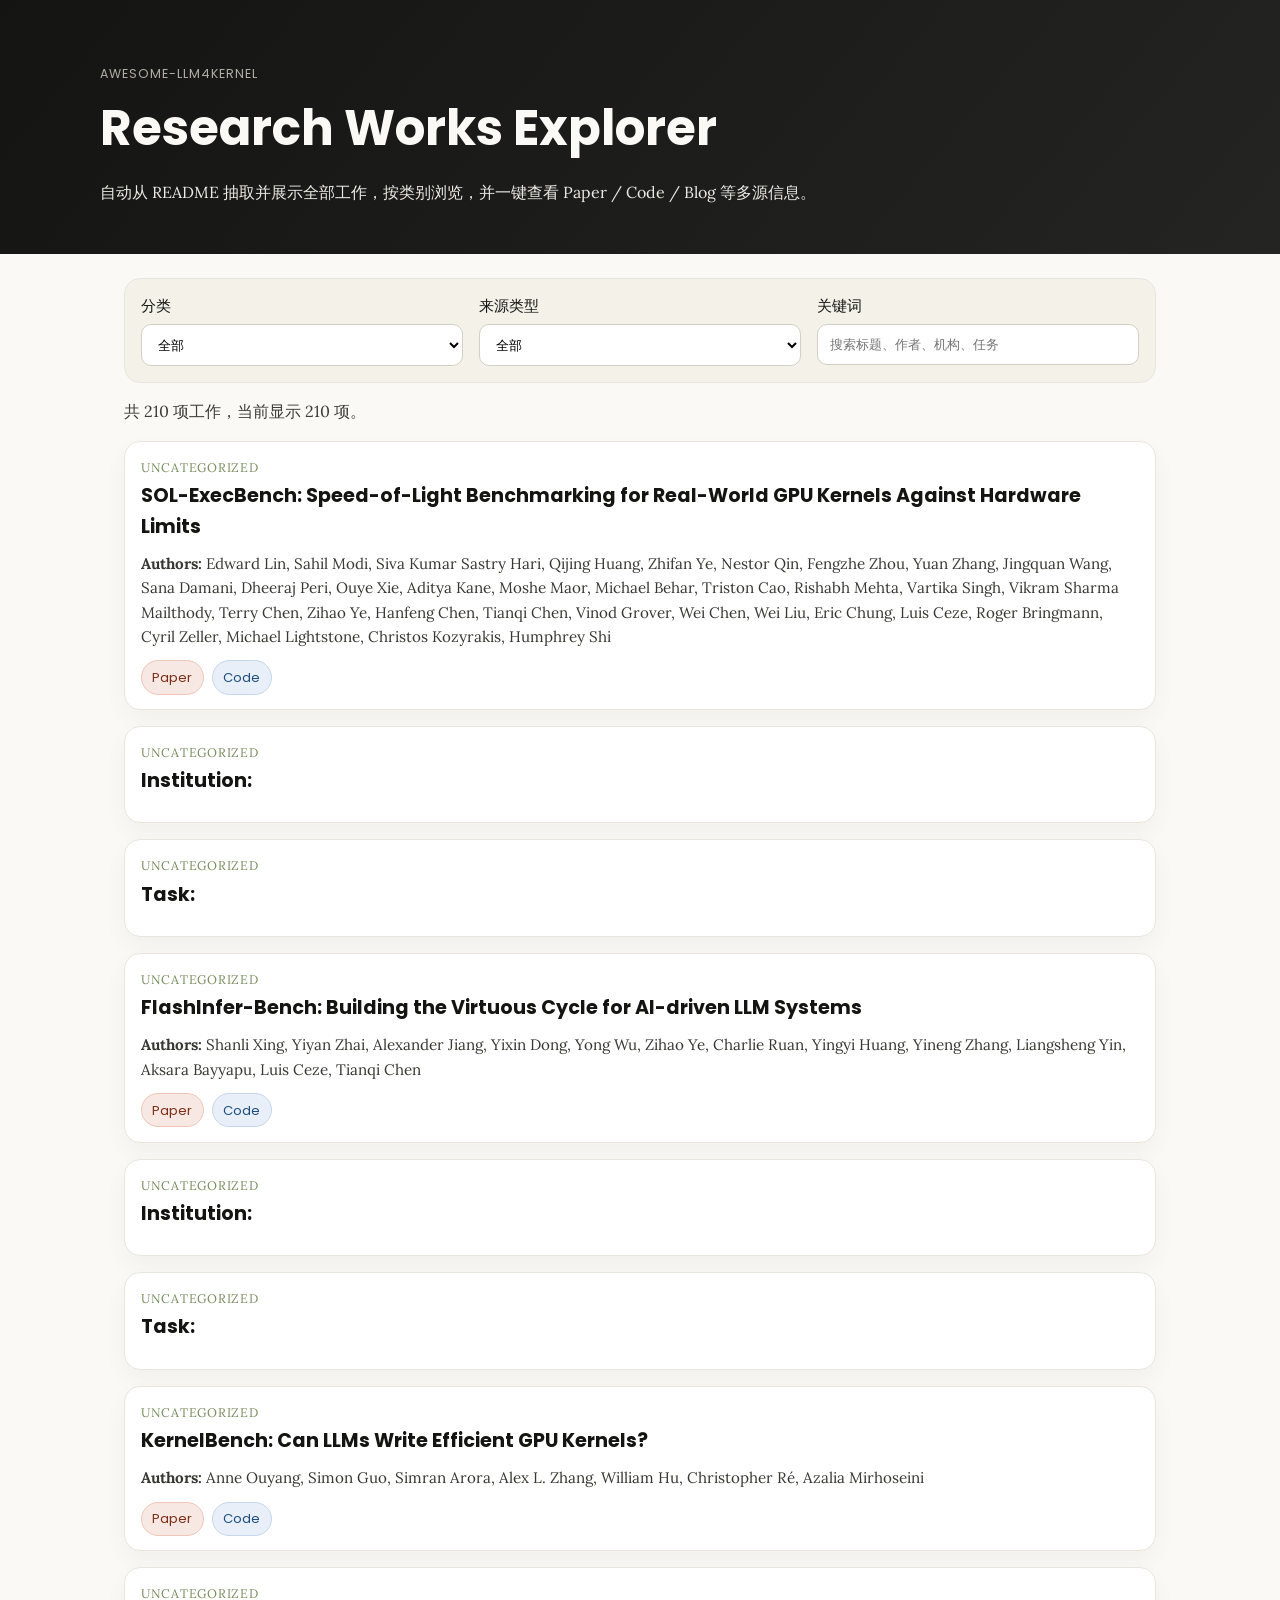
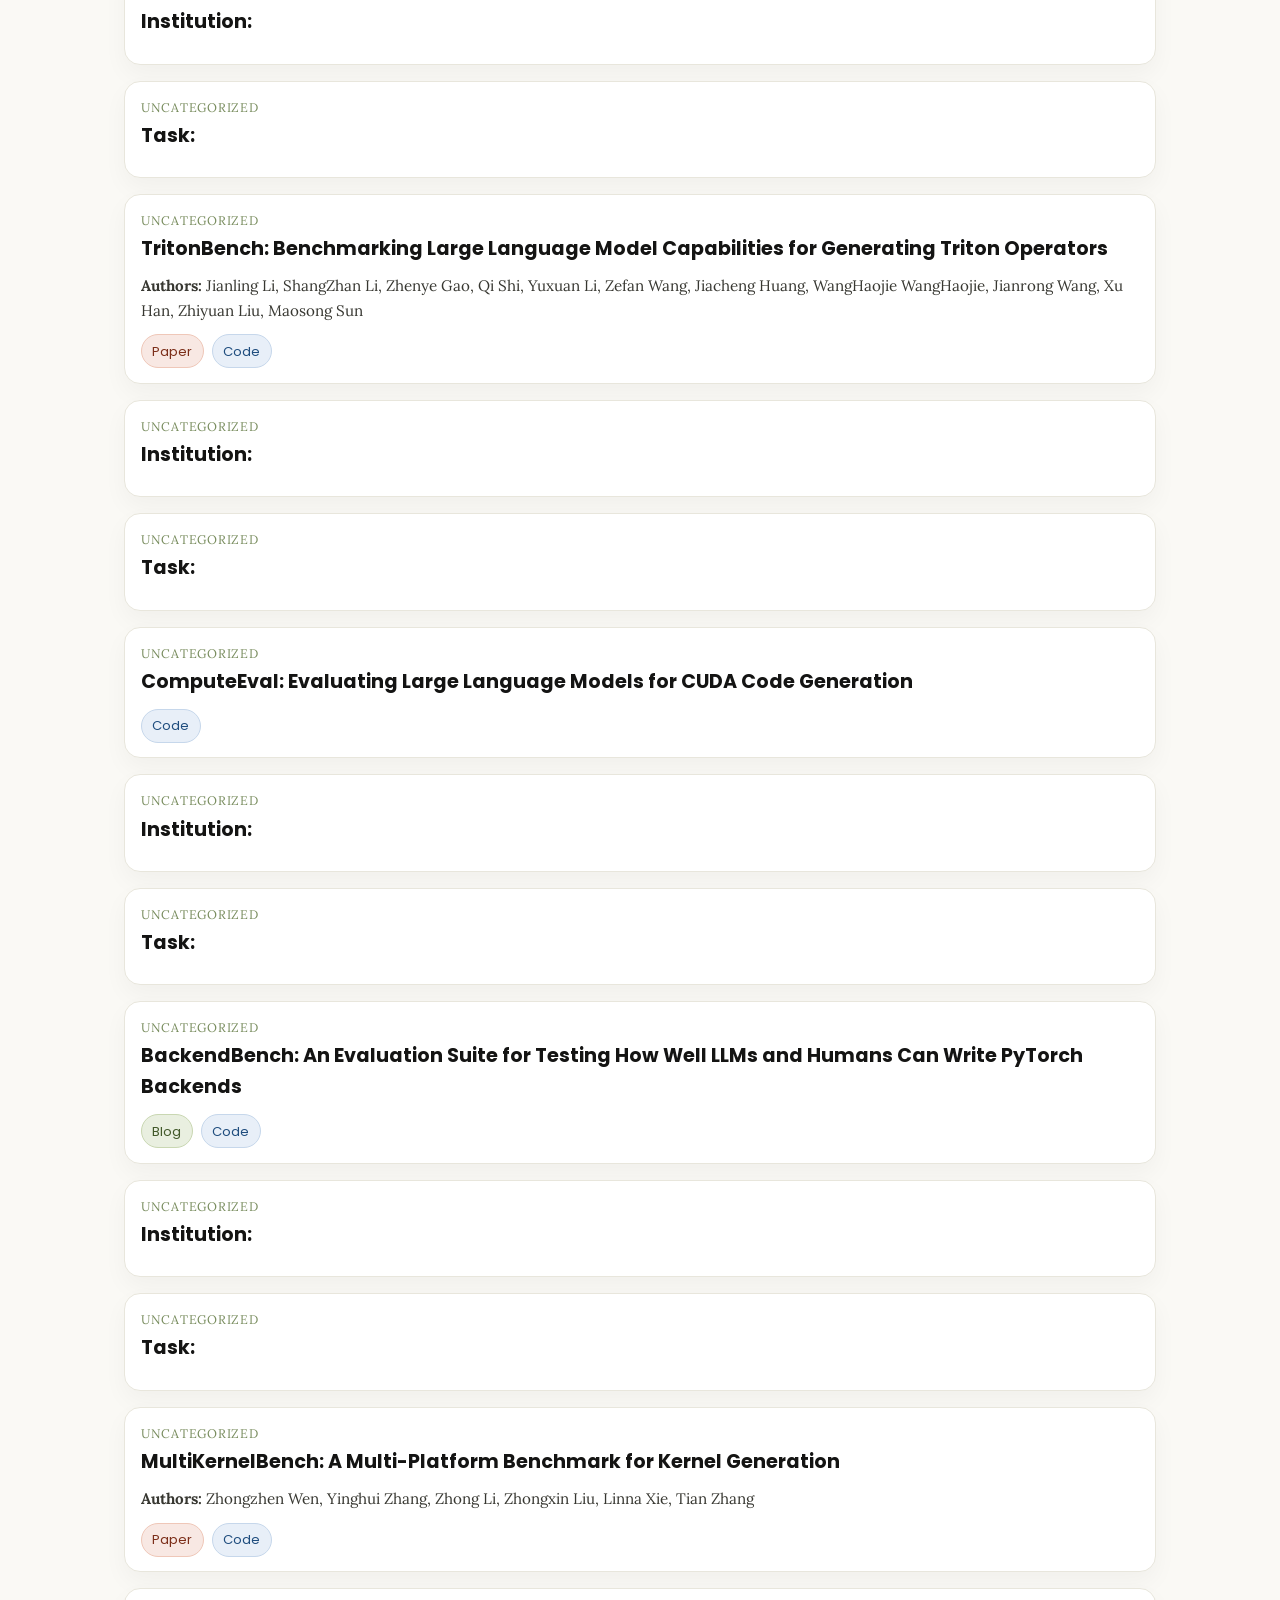
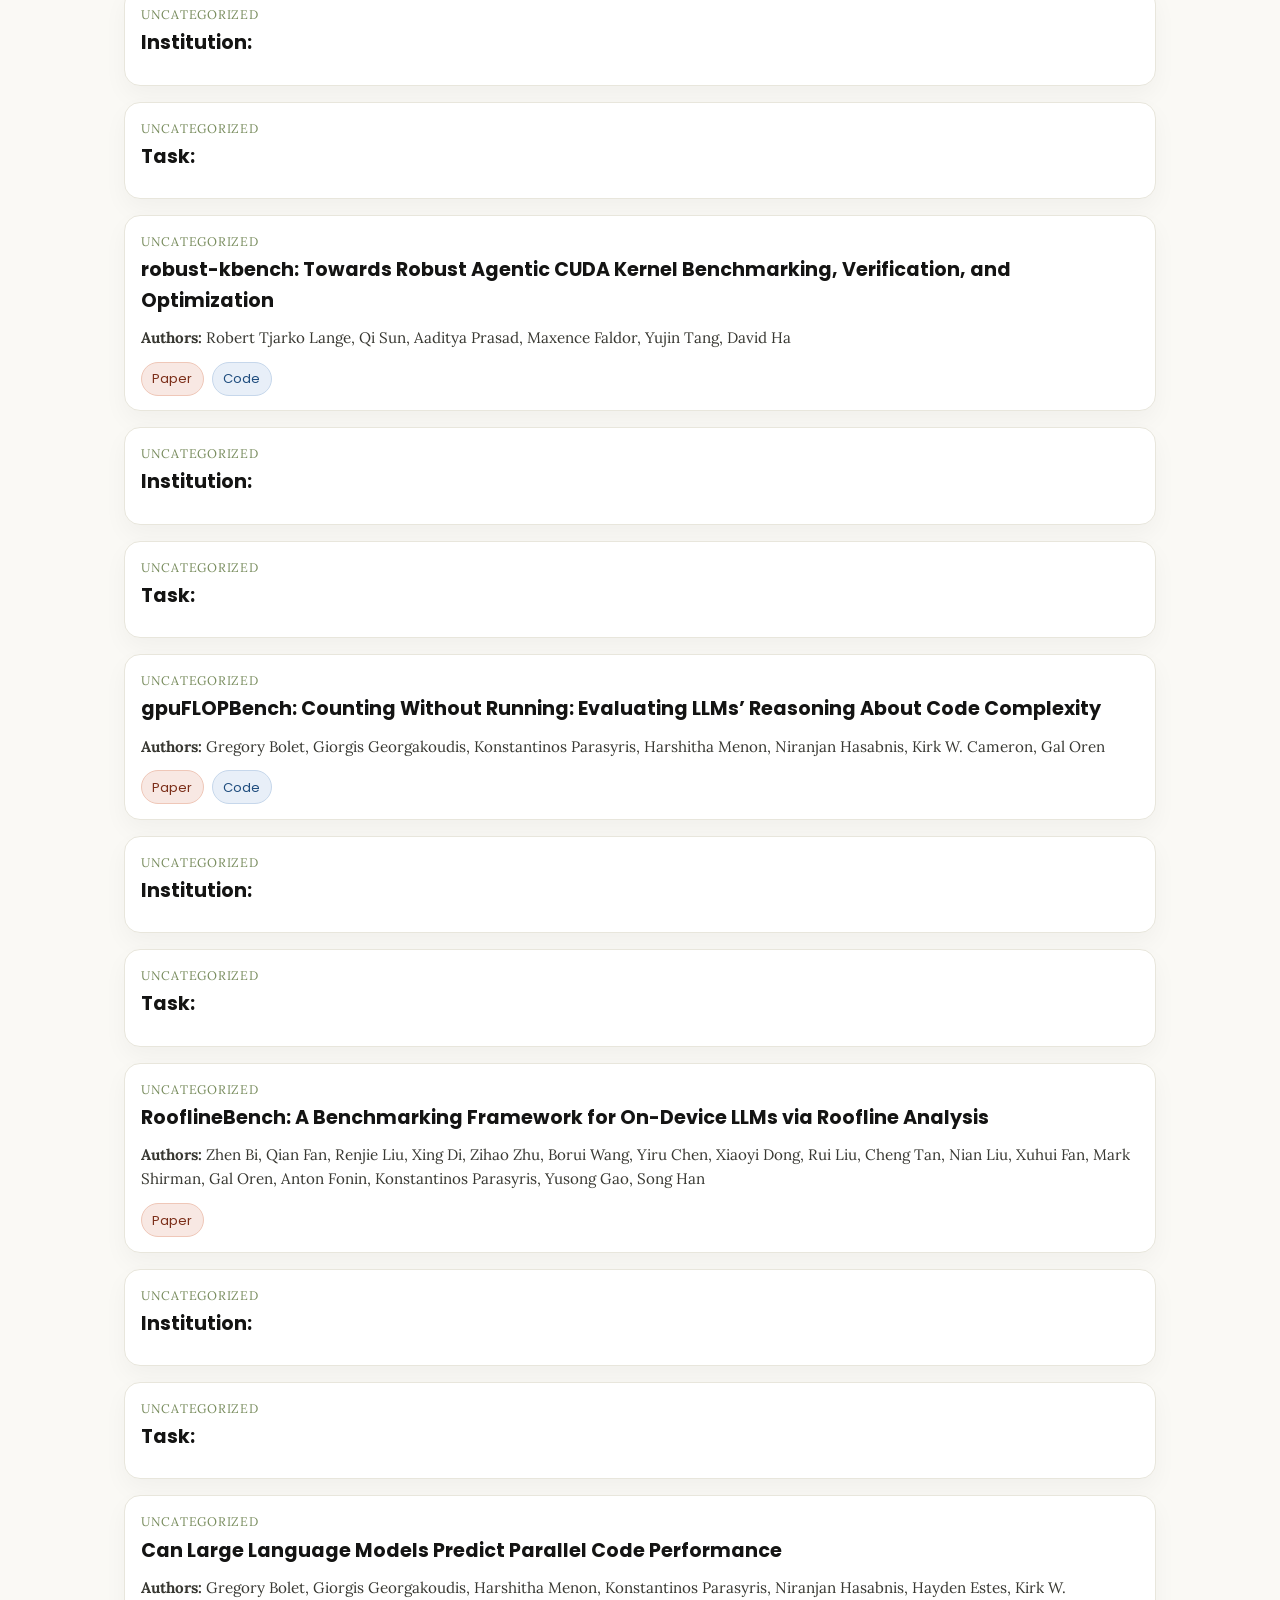
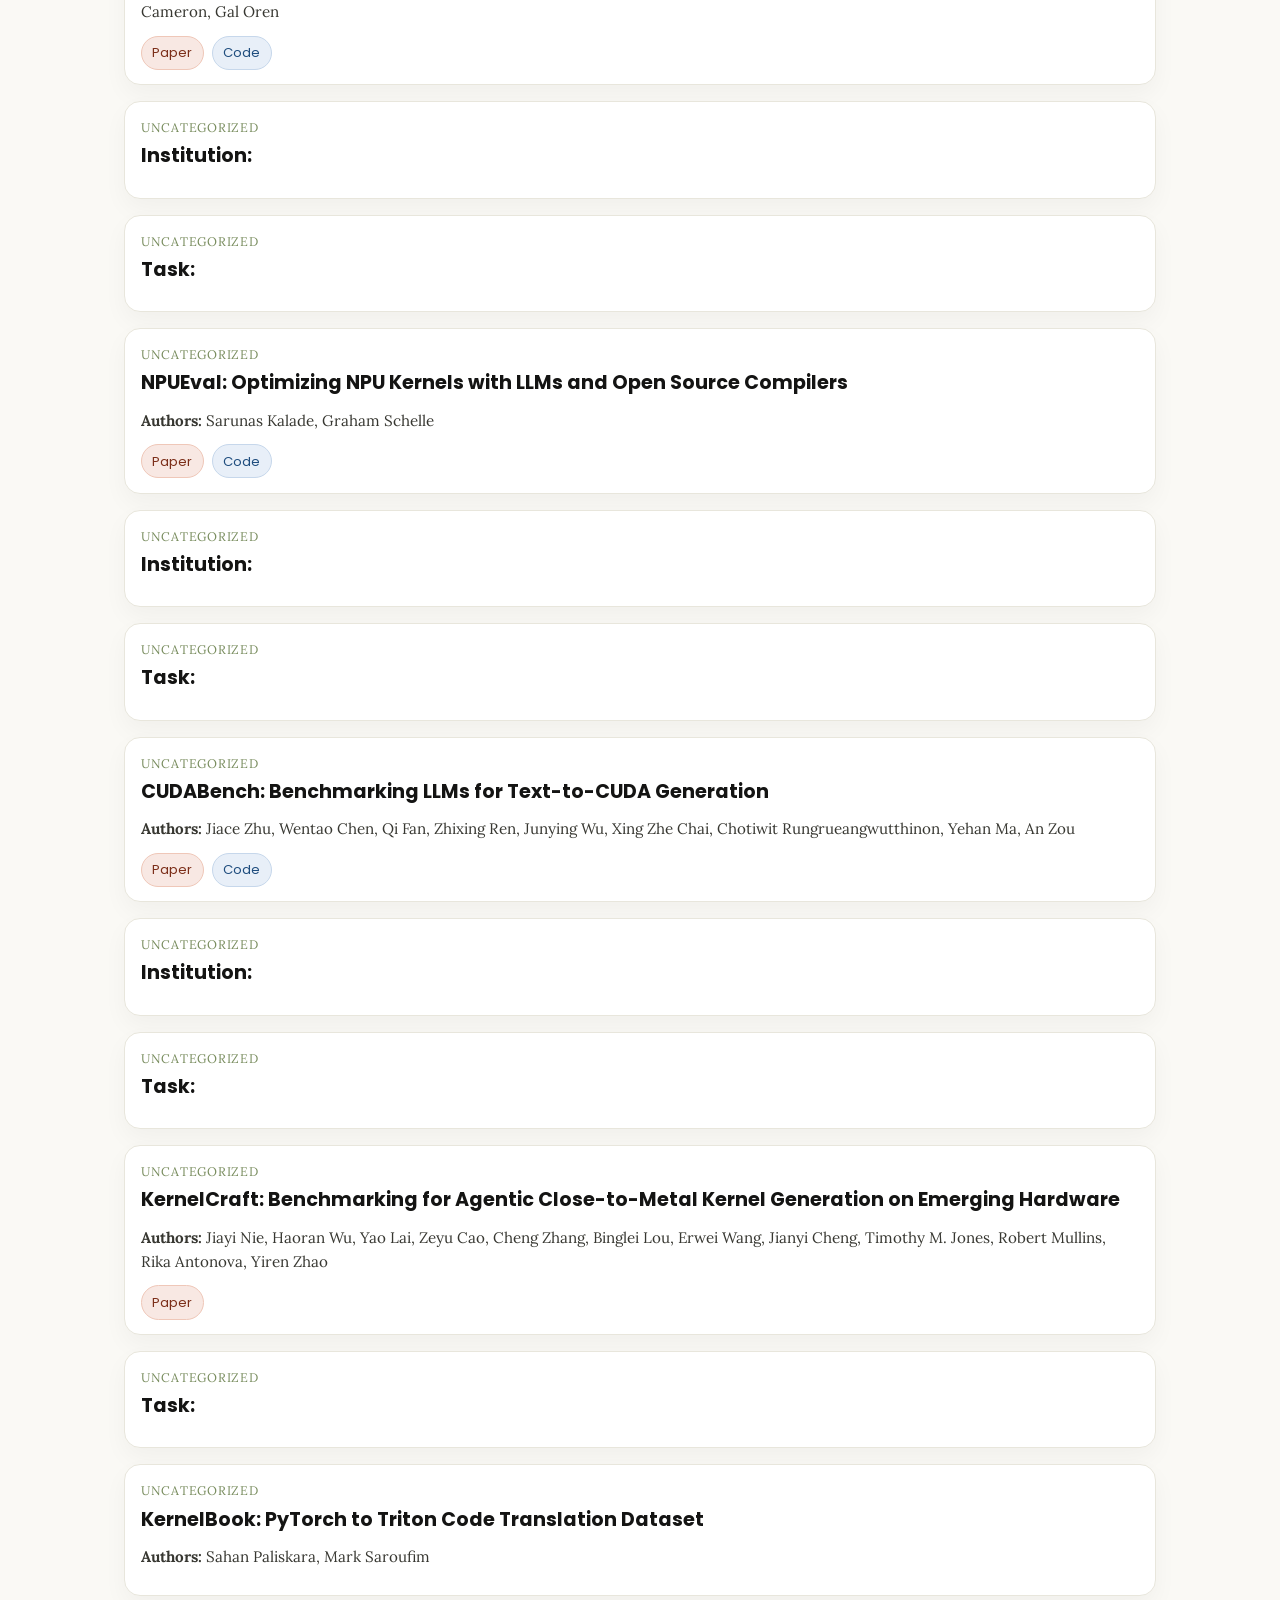
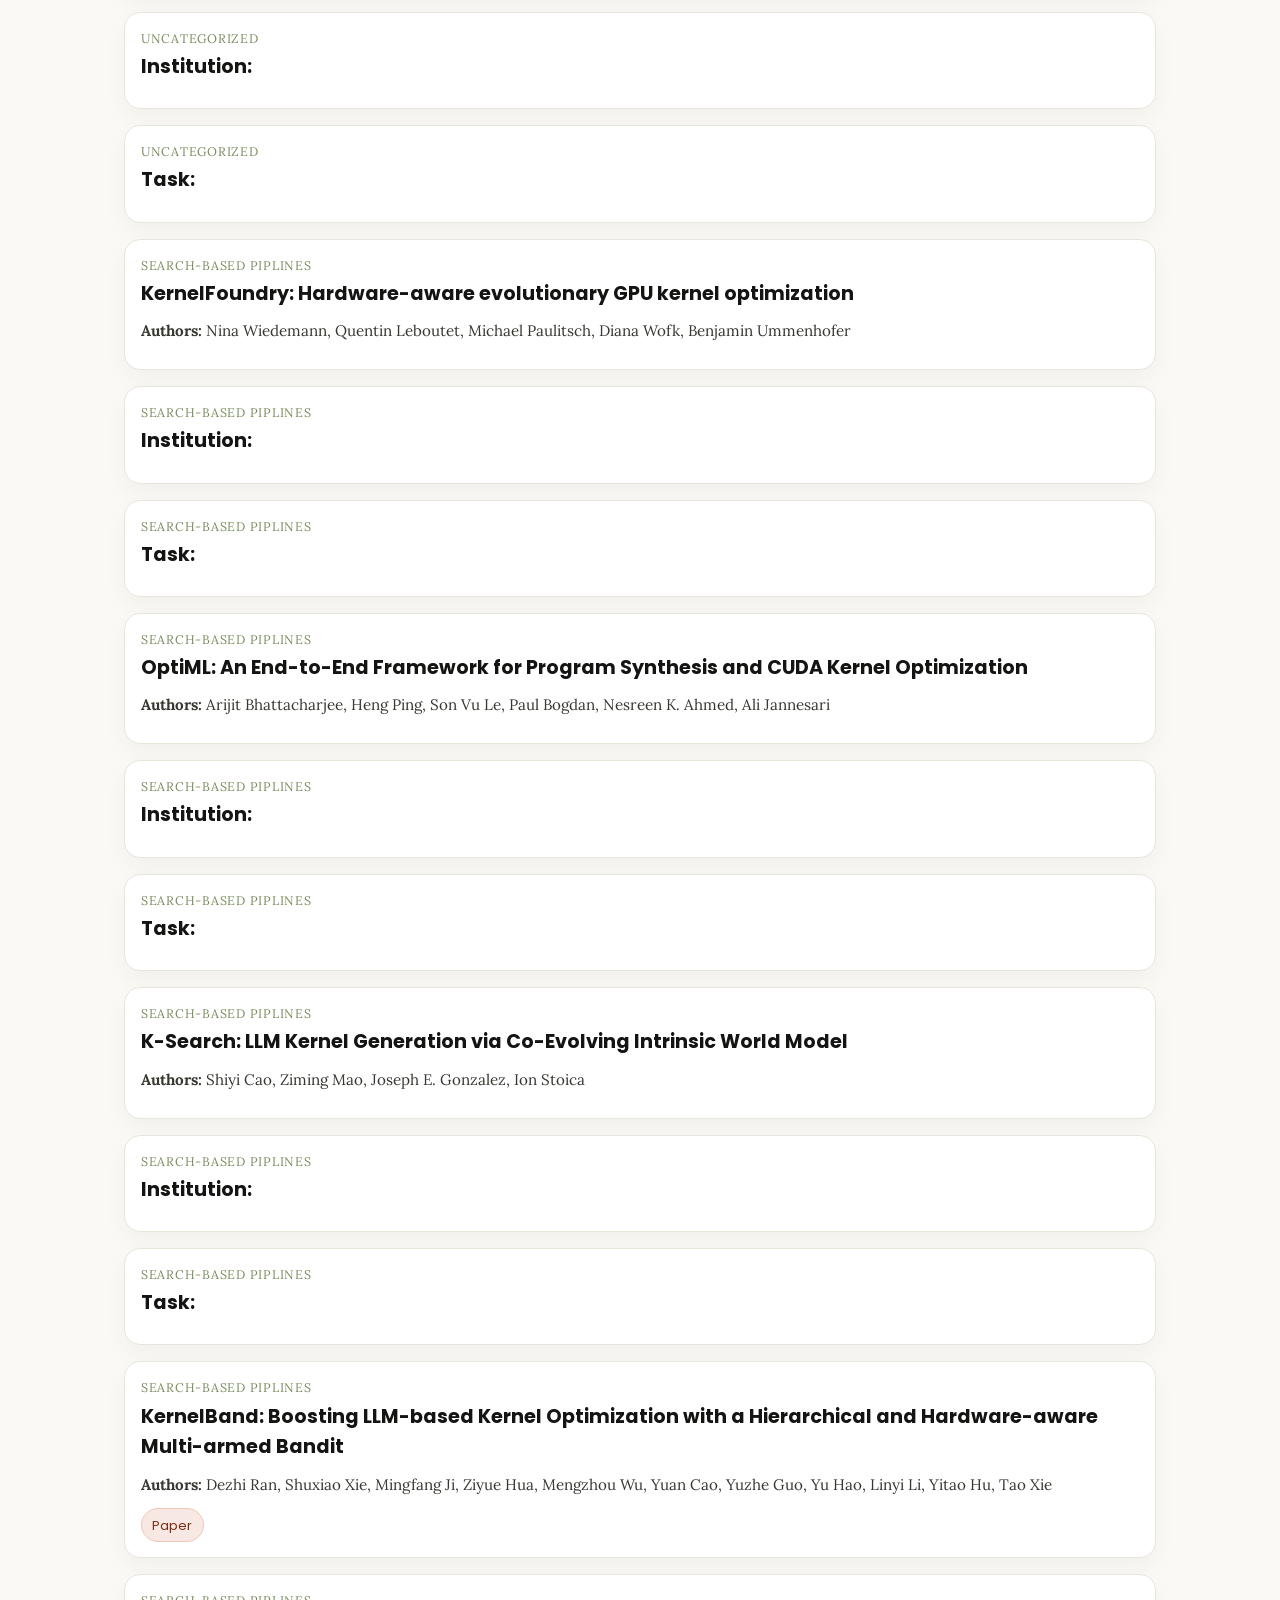
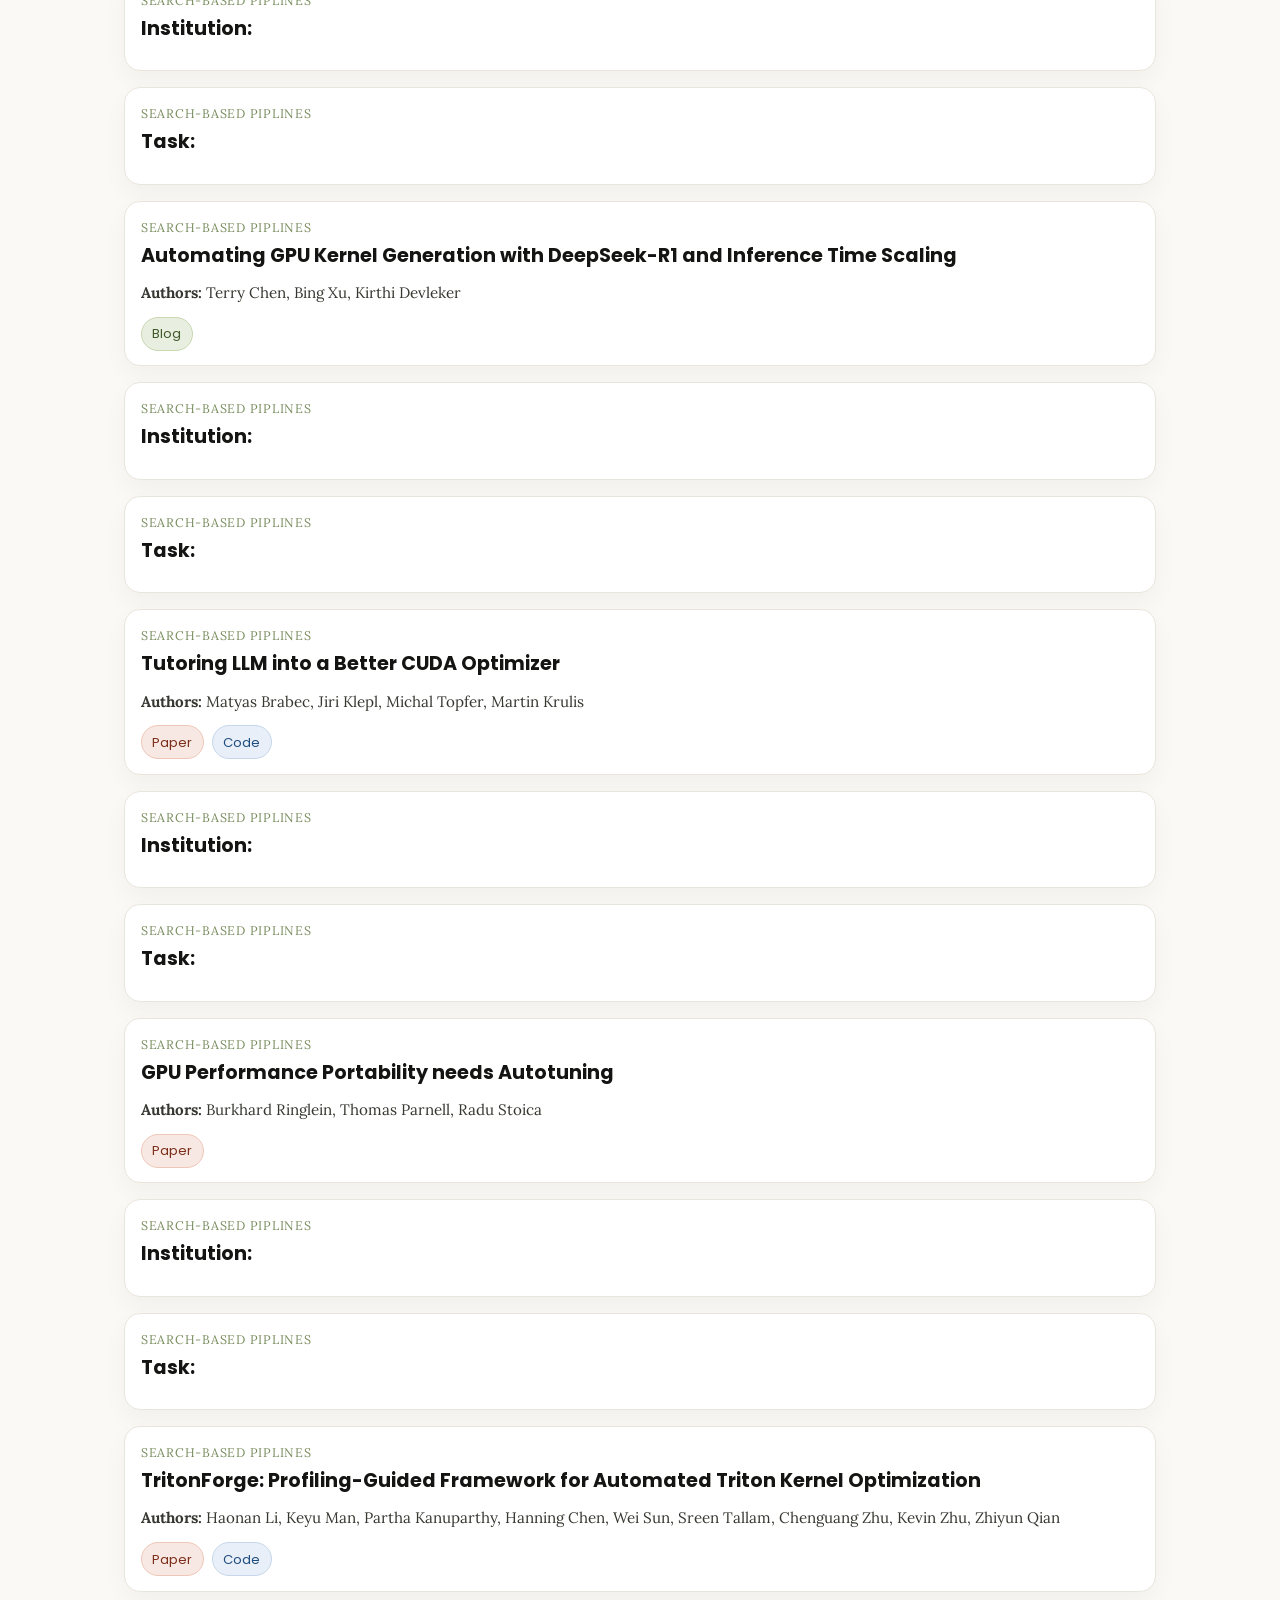
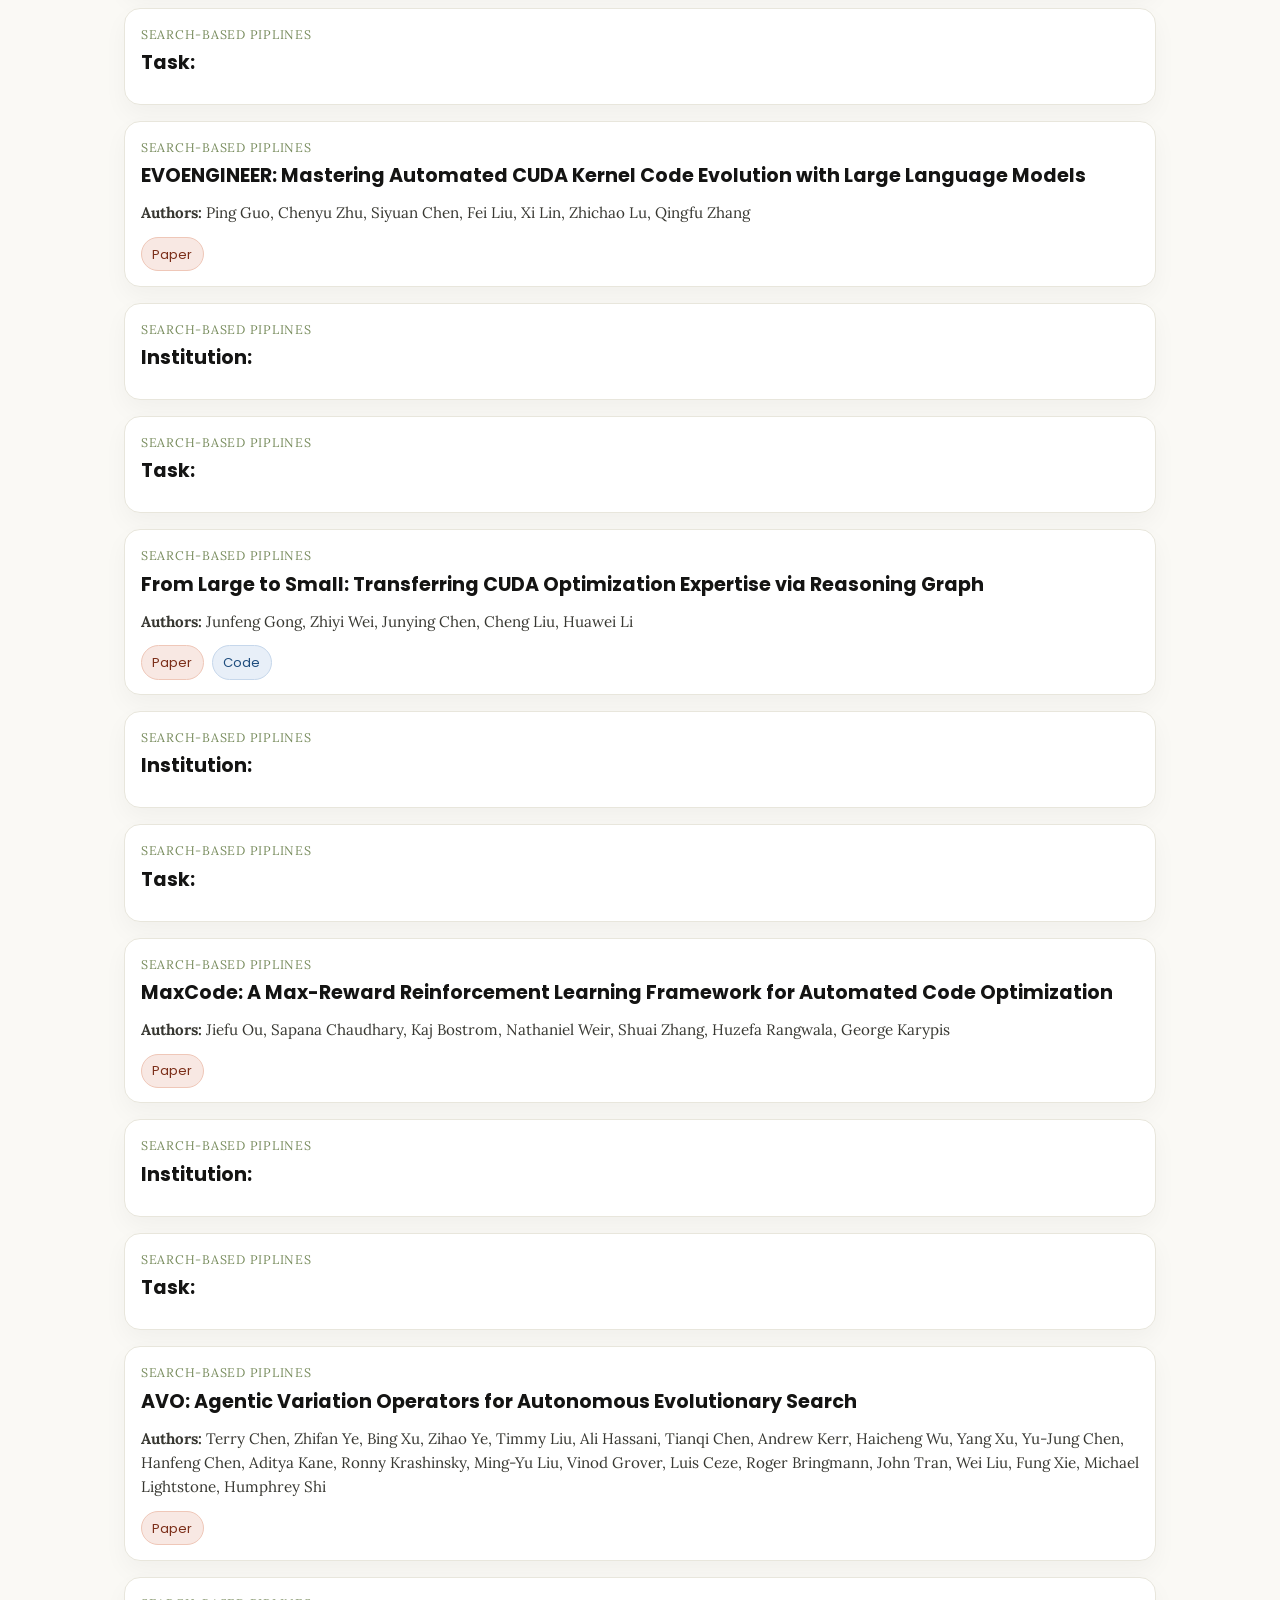
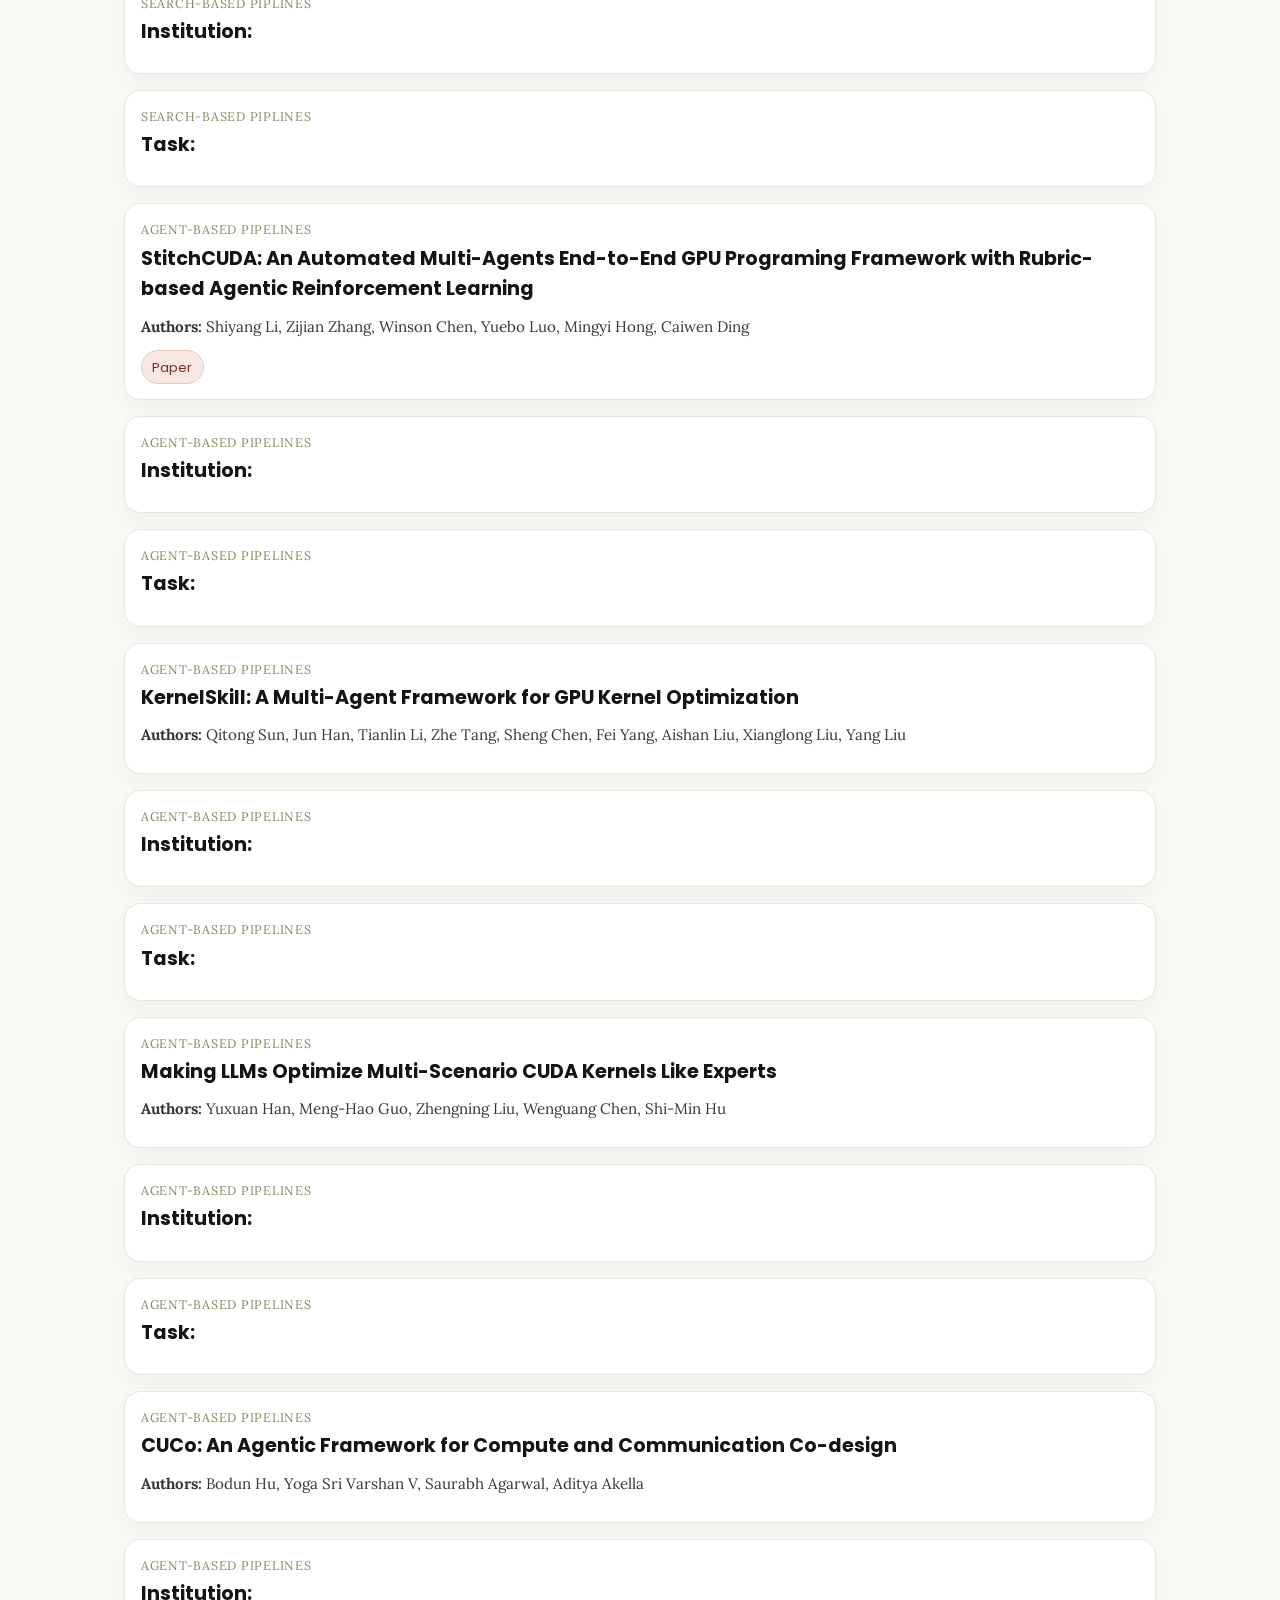
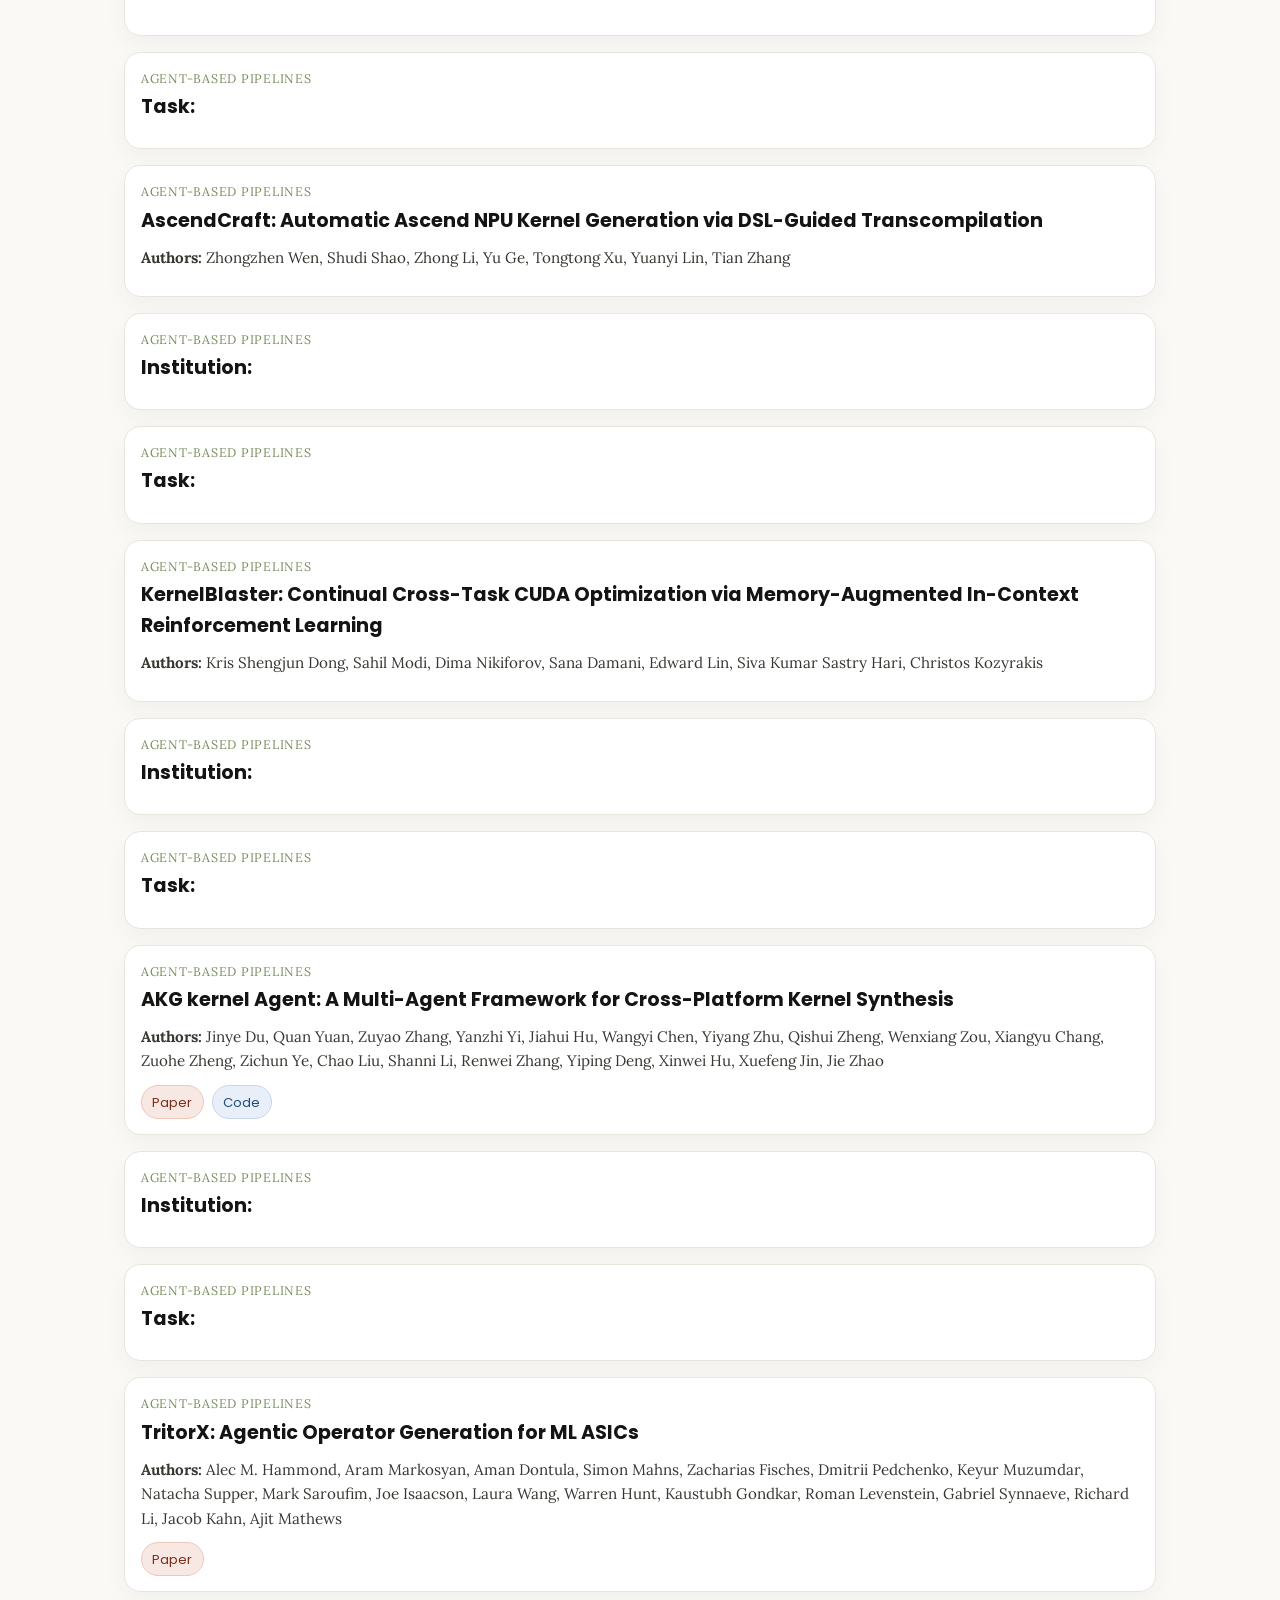
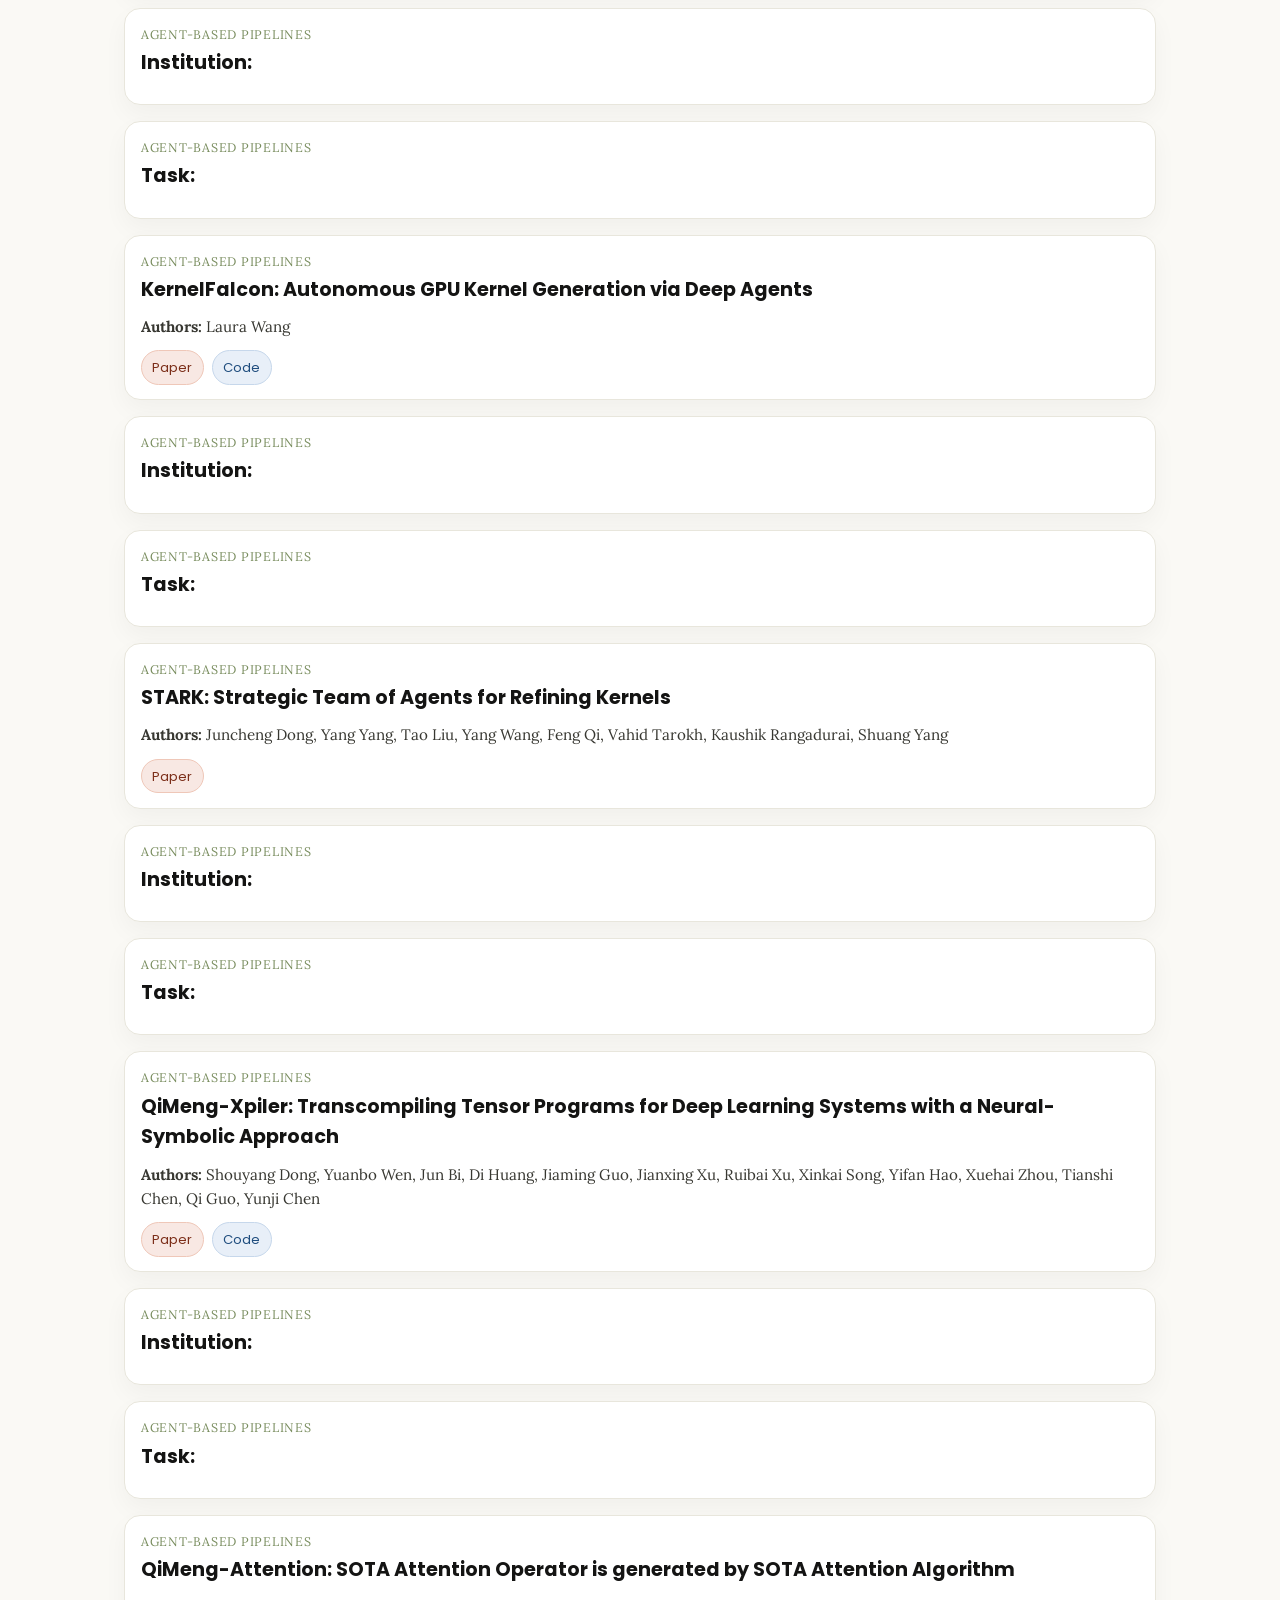
<file: site/index.html>
<!doctype html>
<html lang="zh-CN">
  <head>
    <meta charset="UTF-8" />
    <meta name="viewport" content="width=device-width, initial-scale=1.0" />
    <title>LLM4Kernel Works Explorer</title>
    <link rel="preconnect" href="https://fonts.googleapis.com" />
    <link rel="preconnect" href="https://fonts.gstatic.com" crossorigin />
    <link
      href="https://fonts.googleapis.com/css2?family=Lora:wght@400;500;700&family=Poppins:wght@400;500;600;700&display=swap"
      rel="stylesheet"
    />
    <link rel="stylesheet" href="styles.css" />
  </head>
  <body>
    <header class="hero">
      <div class="hero__inner">
        <p class="eyebrow">Awesome-LLM4Kernel</p>
        <h1>Research Works Explorer</h1>
        <p class="subtitle">自动从 README 抽取并展示全部工作，按类别浏览，并一键查看 Paper / Code / Blog 等多源信息。</p>
      </div>
    </header>

    <main class="container">
      <section class="controls" aria-label="筛选区">
        <label>
          分类
          <select id="categoryFilter">
            <option value="all">全部</option>
          </select>
        </label>
        <label>
          来源类型
          <select id="sourceFilter">
            <option value="all">全部</option>
            <option value="paper">Paper</option>
            <option value="code">Code</option>
            <option value="blog">Blog</option>
          </select>
        </label>
        <label class="search">
          关键词
          <input id="searchInput" type="search" placeholder="搜索标题、作者、机构、任务" />
        </label>
      </section>

      <section id="summary" class="summary"></section>
      <section id="worksGrid" class="works-grid" aria-live="polite"></section>
    </main>

    <template id="workCardTemplate">
      <article class="card">
        <div class="card__header">
          <p class="card__category"></p>
          <h2 class="card__title"></h2>
        </div>
        <div class="card__meta"></div>
        <div class="card__sources"></div>
      </article>
    </template>

    <script src="app.js" type="module"></script>
  </body>
</html>
</file>
<file: site/styles.css>
:root {
  --dark: #141413;
  --light: #faf9f5;
  --mid-gray: #b0aea5;
  --light-gray: #e8e6dc;
  --accent-orange: #d97757;
  --accent-blue: #6a9bcc;
  --accent-green: #788c5d;
  --radius: 16px;
}

* {
  box-sizing: border-box;
}

body {
  margin: 0;
  font-family: 'Lora', Georgia, serif;
  color: var(--dark);
  background: var(--light);
  line-height: 1.6;
}

h1,
h2,
h3,
.eyebrow,
label,
select,
input,
button {
  font-family: 'Poppins', Arial, sans-serif;
}

.hero {
  background: linear-gradient(130deg, var(--dark), #242423);
  color: var(--light);
  padding: 4rem 1.5rem 3rem;
}

.hero__inner,
.container {
  max-width: 1080px;
  margin: 0 auto;
}

.eyebrow {
  text-transform: uppercase;
  letter-spacing: 0.08em;
  color: var(--mid-gray);
  margin: 0;
  font-size: 0.78rem;
}

h1 {
  margin: 0.4rem 0 0.75rem;
  font-size: clamp(2rem, 3.8vw, 3.2rem);
}

.subtitle {
  margin: 0;
  max-width: 760px;
  color: #ecebe5;
}

.container {
  padding: 1.5rem;
}

.controls {
  display: grid;
  gap: 1rem;
  grid-template-columns: repeat(auto-fit, minmax(180px, 1fr));
  padding: 1rem;
  background: #f3f1e8;
  border: 1px solid var(--light-gray);
  border-radius: var(--radius);
  position: sticky;
  top: 0.5rem;
  z-index: 10;
}

label {
  display: flex;
  flex-direction: column;
  gap: 0.35rem;
  font-size: 0.92rem;
}

input,
select {
  border: 1px solid #d3d0c3;
  border-radius: 10px;
  padding: 0.6rem 0.75rem;
  background: #fff;
}

.summary {
  margin: 1rem 0;
  color: #3d3d38;
}

.works-grid {
  display: grid;
  gap: 1rem;
}

.card {
  background: #fff;
  border: 1px solid var(--light-gray);
  border-radius: var(--radius);
  padding: 1rem 1rem 0.9rem;
  box-shadow: 0 10px 25px rgba(20, 20, 19, 0.04);
}

.card__category {
  margin: 0;
  font-size: 0.78rem;
  color: var(--accent-green);
  text-transform: uppercase;
  letter-spacing: 0.06em;
}

.card__title {
  margin: 0.2rem 0 0.6rem;
  font-size: 1.2rem;
}

.card__meta {
  color: #373731;
  font-size: 0.95rem;
  margin-bottom: 0.7rem;
}

.card__meta p {
  margin: 0.2rem 0;
}

.card__sources {
  display: flex;
  gap: 0.5rem;
  flex-wrap: wrap;
}

.badge {
  display: inline-flex;
  align-items: center;
  gap: 0.3rem;
  padding: 0.35rem 0.65rem;
  border-radius: 999px;
  text-decoration: none;
  font-size: 0.82rem;
  font-family: 'Poppins', Arial, sans-serif;
  border: 1px solid transparent;
}

.badge--paper {
  background: #f8e8e3;
  color: #7c2f1a;
  border-color: #efc7b8;
}

.badge--code {
  background: #e8eff8;
  color: #1f4d7e;
  border-color: #c6d7eb;
}

.badge--blog {
  background: #e9efe0;
  color: #42592a;
  border-color: #c9d7b2;
}

.empty {
  border: 1px dashed #d2cec1;
  background: #fbfaf6;
  padding: 1rem;
  border-radius: 12px;
}
</file>
